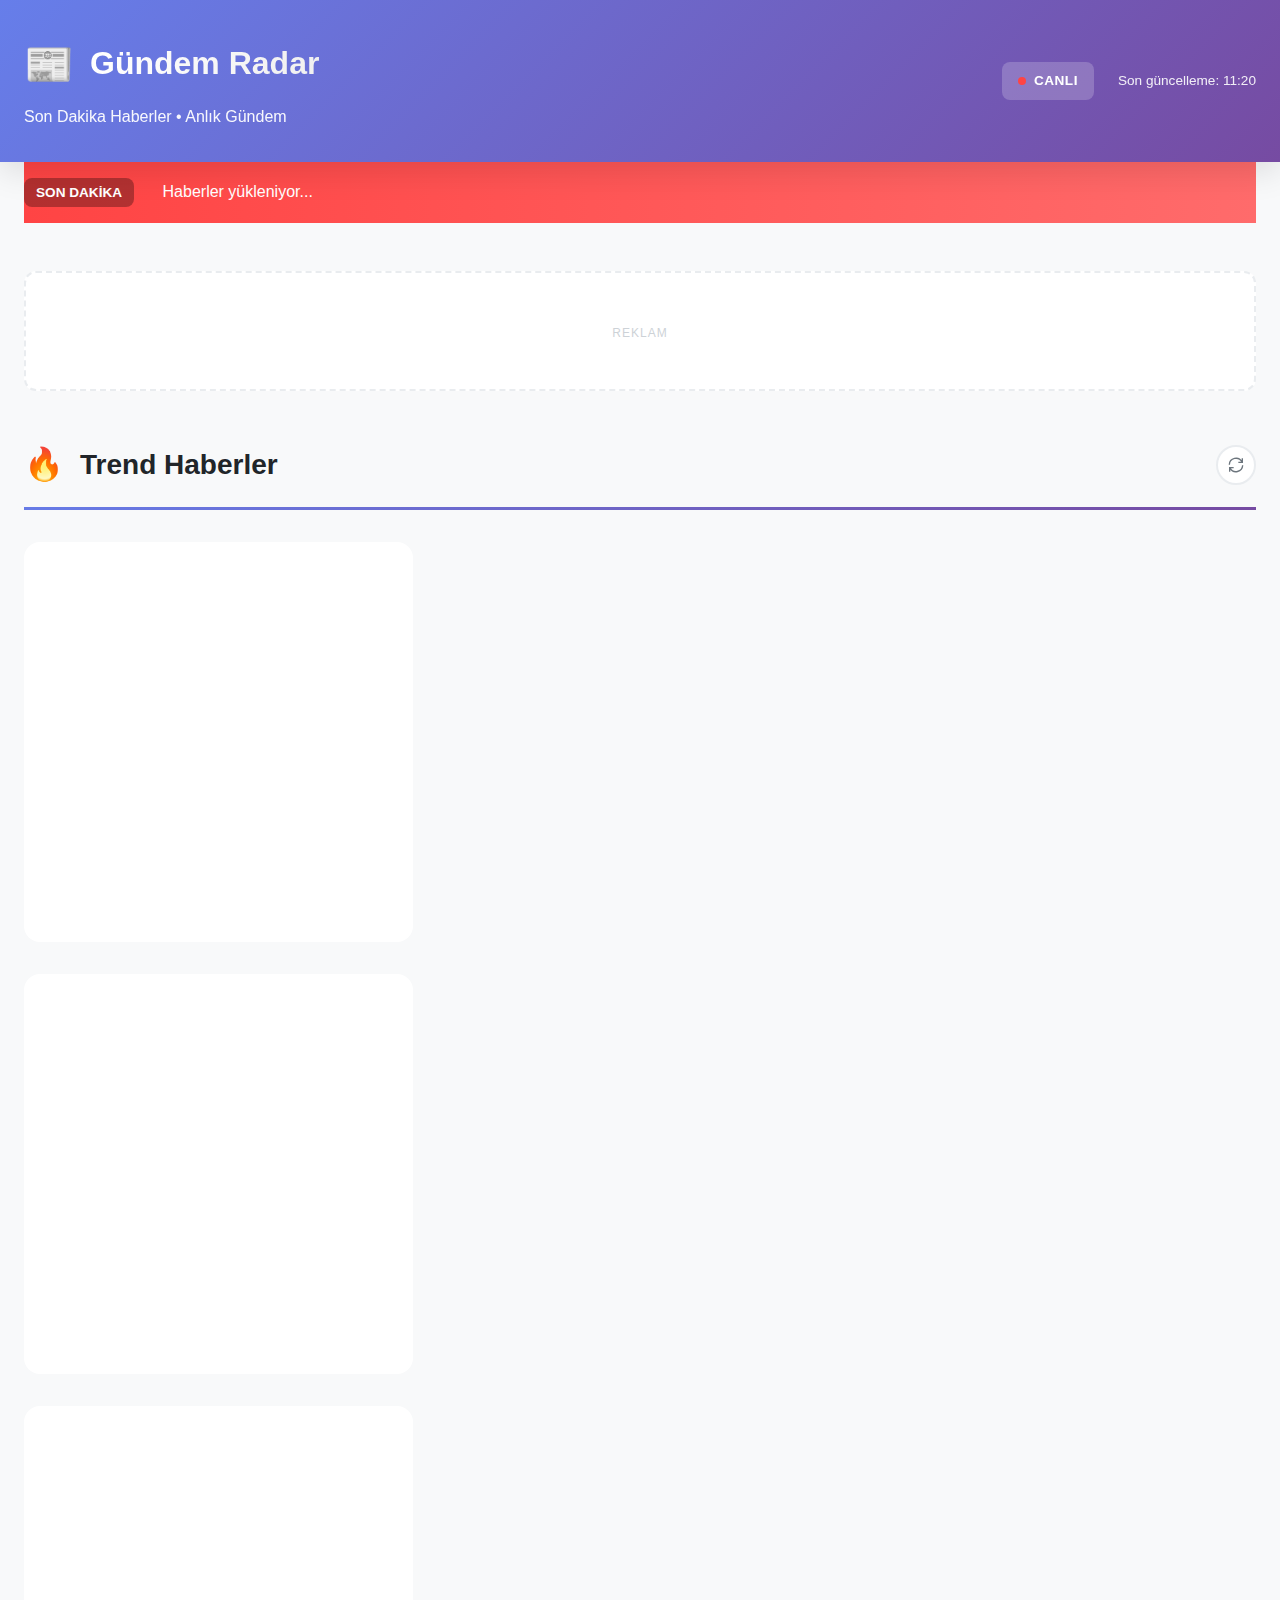
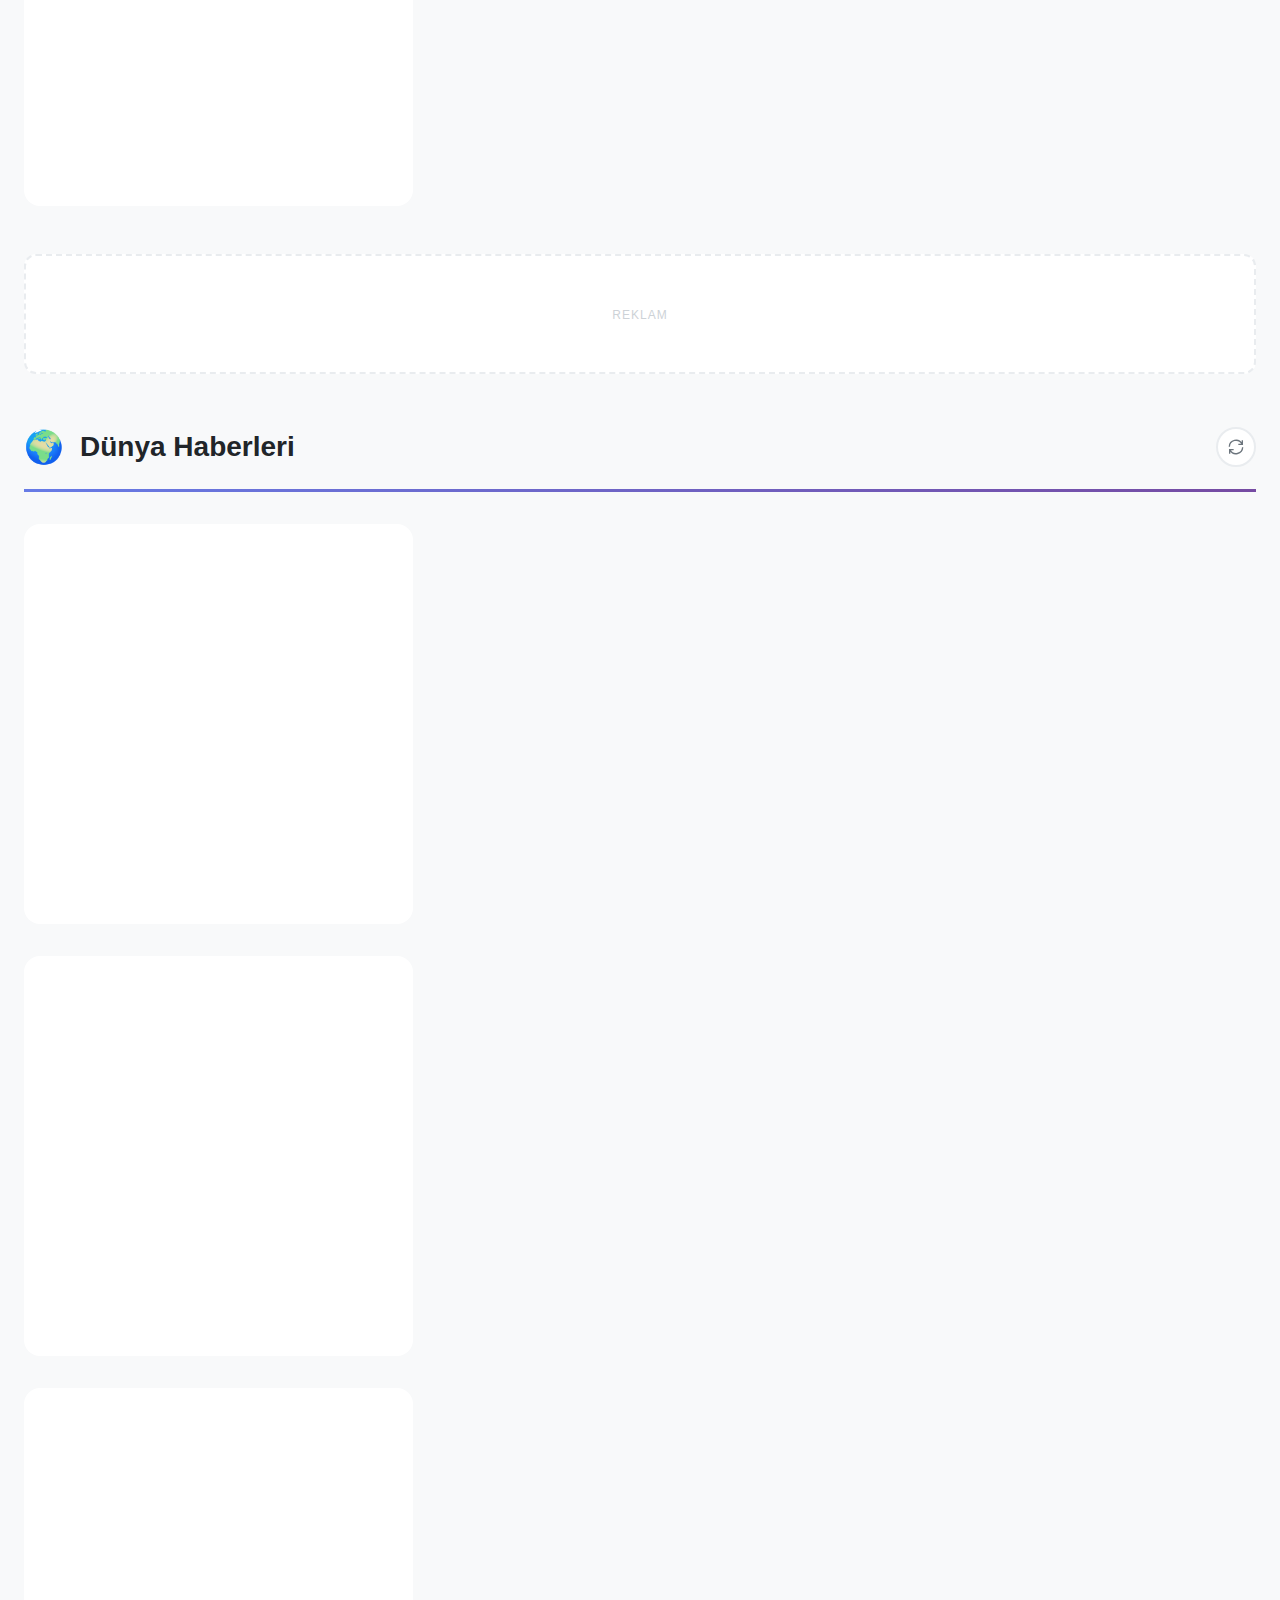
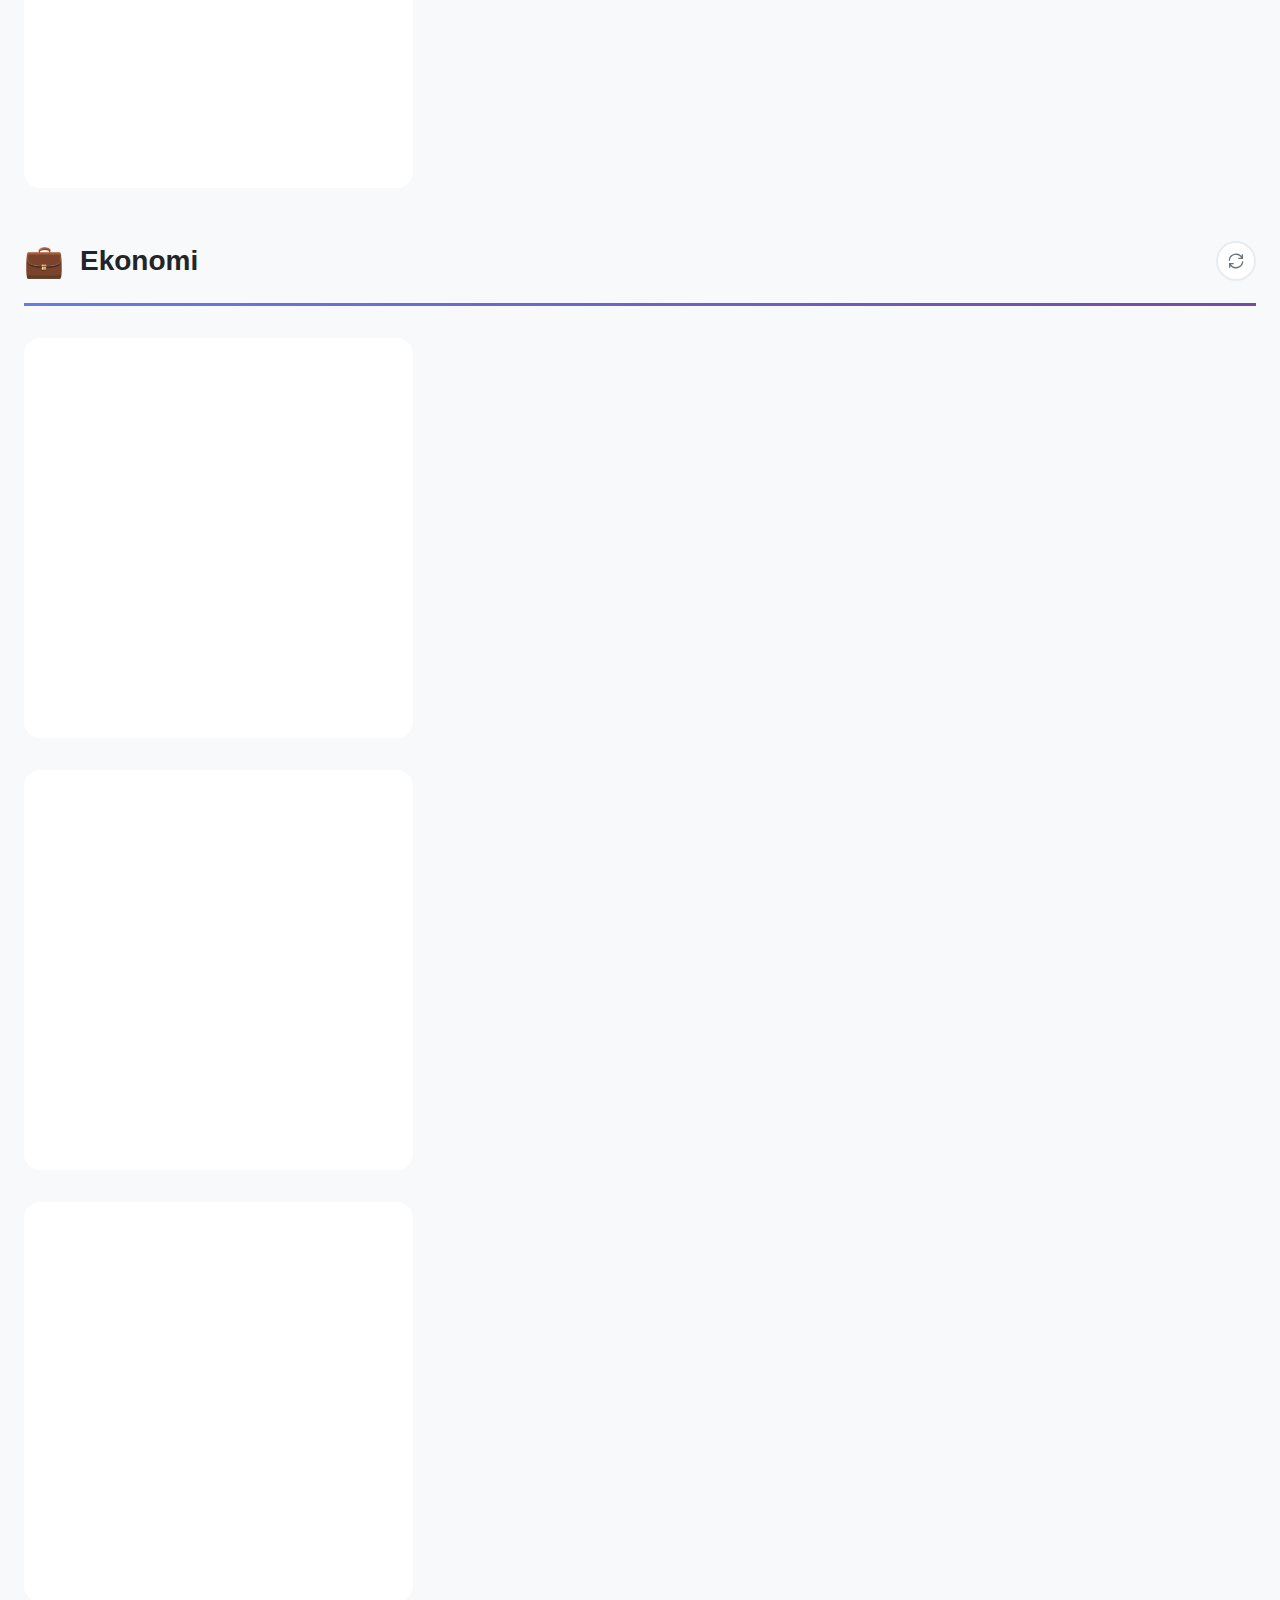
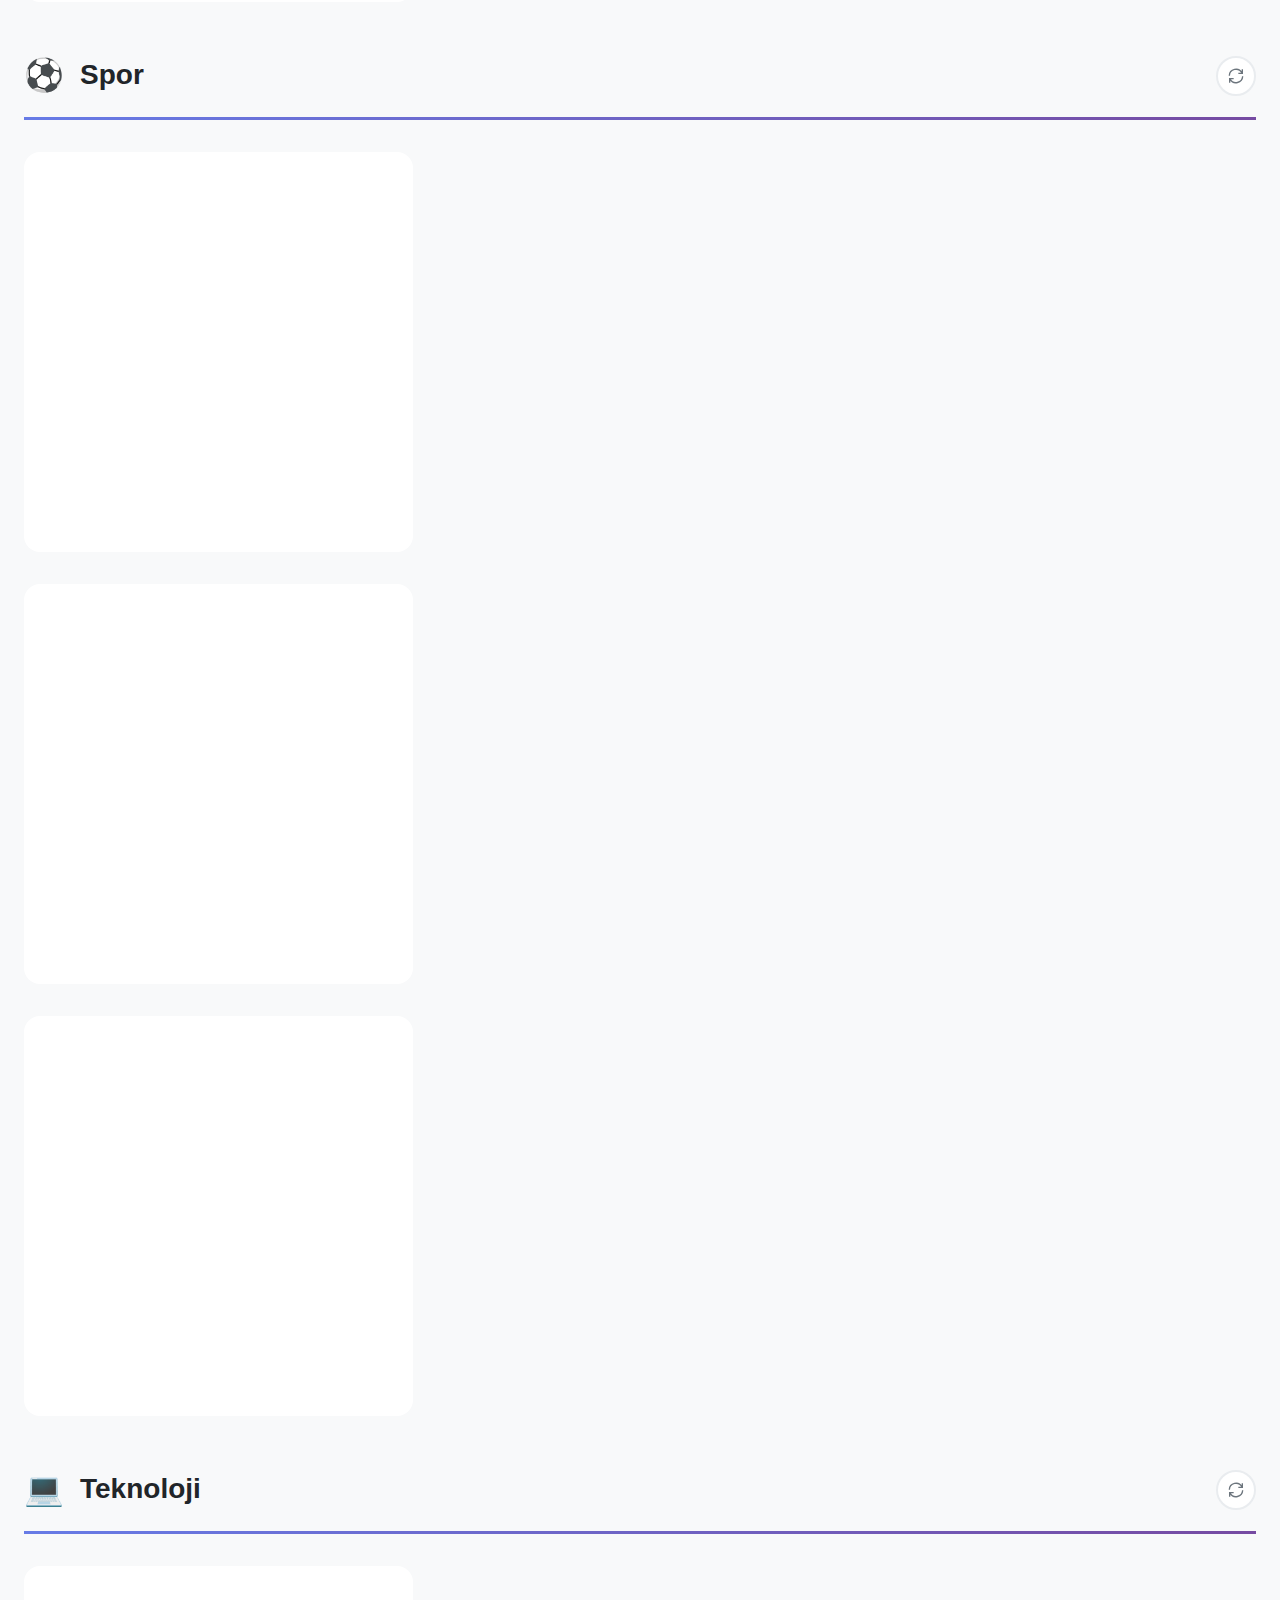
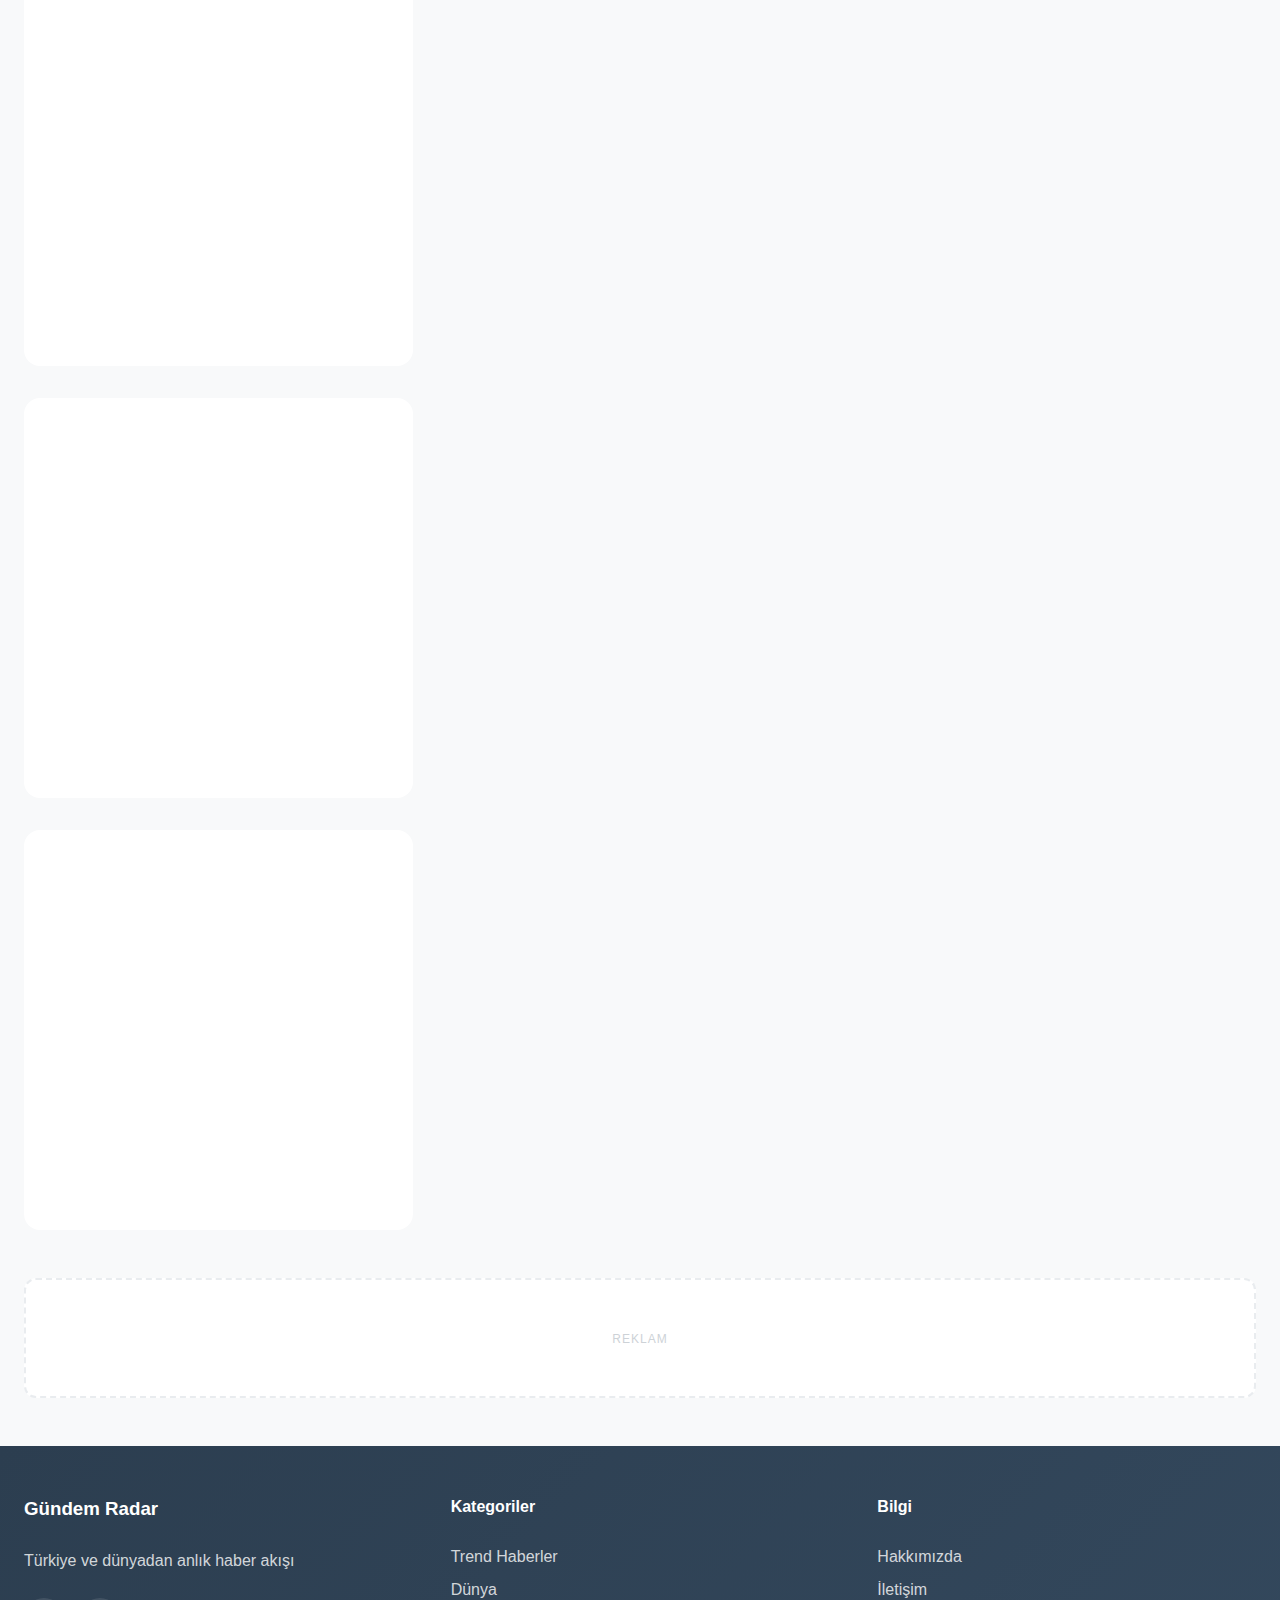
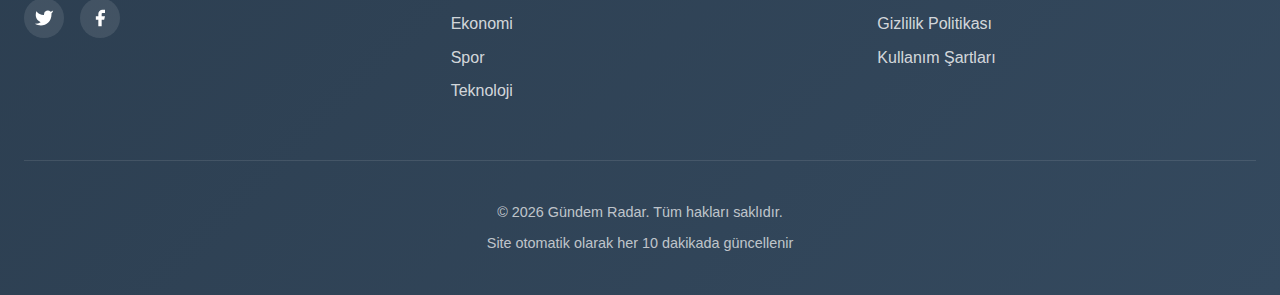
<file: haber/index.html>
<!DOCTYPE html>
<html lang="tr">
<head>
    <!-- Meta Tags -->
    <meta charset="UTF-8">
    <meta name="viewport" content="width=device-width, initial-scale=1.0">
    <meta http-equiv="X-UA-Compatible" content="IE=edge">
    
    <!-- SEO Meta Tags -->
    <title>Gündem Radar - Son Dakika Haberler, Güncel Gelişmeler</title>
    <meta name="description" content="Türkiye ve dünyadan son dakika haberleri, güncel gelişmeler, trend konular. Anlık haber akışı ile her an gündemde olan olayları takip edin.">
    <meta name="keywords" content="son dakika, haberler, güncel haberler, trend haberler, dünya haberleri, ekonomi haberleri, spor haberleri, gündem">
    <meta name="author" content="Gündem Radar">
    <meta name="robots" content="index, follow, max-image-preview:large, max-snippet:-1, max-video-preview:-1">
    
    <!-- Open Graph / Facebook -->
    <meta property="og:type" content="website">
    <meta property="og:url" content="https://gundemradar.pages.dev/">
    <meta property="og:title" content="Gündem Radar - Son Dakika Haberler">
    <meta property="og:description" content="Türkiye ve dünyadan anlık haber akışı. Her 10 dakikada otomatik güncellenen güncel haberler.">
    <meta property="og:image" content="https://gundemradar.pages.dev/og-image.jpg">
    <meta property="og:locale" content="tr_TR">
    <meta property="og:site_name" content="Gündem Radar">
    
    <!-- Twitter Card -->
    <meta name="twitter:card" content="summary_large_image">
    <meta name="twitter:url" content="https://gundemradar.pages.dev/">
    <meta name="twitter:title" content="Gündem Radar - Son Dakika Haberler">
    <meta name="twitter:description" content="Türkiye ve dünyadan anlık haber akışı">
    <meta name="twitter:image" content="https://gundemradar.pages.dev/og-image.jpg">
    
    <!-- Favicon -->
    <link rel="icon" type="image/png" sizes="32x32" href="data:image/svg+xml,<svg xmlns='http://www.w3.org/2000/svg' viewBox='0 0 100 100'><text y='.9em' font-size='90'>📰</text></svg>">
    
    <!-- Preconnect for Performance -->
    <link rel="preconnect" href="https://newsapi.org">
    <link rel="dns-prefetch" href="https://newsapi.org">
    
    <!-- Canonical URL -->
    <link rel="canonical" href="https://gundemradar.pages.dev/">
    
    <!-- Stylesheet -->
    <link rel="stylesheet" href="style.css">
    
    <!-- Schema.org Structured Data -->
    <script type="application/ld+json">
    {
      "@context": "https://schema.org",
      "@type": "NewsMediaOrganization",
      "name": "Gündem Radar",
      "url": "https://gundemradar.pages.dev/",
      "logo": "https://gundemradar.pages.dev/logo.png",
      "description": "Türkiye ve dünyadan son dakika haberleri",
      "sameAs": [
        "https://twitter.com/gundemradar"
      ]
    }
    </script>
</head>
<body>
    <!-- Skip to main content for accessibility -->
    <a href="#main-content" class="skip-link">Ana içeriğe geç</a>
    
    <!-- Header -->
    <header role="banner">
        <div class="container">
            <div class="header-content">
                <div class="logo-section">
                    <h1>
                        <span class="logo-icon">📰</span>
                        <span class="logo-text">Gündem Radar</span>
                    </h1>
                    <p class="tagline">Son Dakika Haberler • Anlık Gündem</p>
                </div>
                <div class="header-meta">
                    <span class="live-indicator">
                        <span class="pulse"></span>
                        CANLI
                    </span>
                    <span class="update-time" id="lastUpdate">Güncelleniyor...</span>
                </div>
            </div>
        </div>
    </header>

    <!-- Main Content -->
    <main id="main-content" class="container" role="main">
        
        <!-- Breaking News Ticker -->
        <div class="breaking-news" id="breakingNews" aria-live="polite" role="region" aria-label="Önemli haberler">
            <span class="breaking-label">SON DAKİKA</span>
            <div class="breaking-content" id="breakingContent">
                Haberler yükleniyor...
            </div>
        </div>

        <!-- Ad Space Top -->
        <aside class="ad-space ad-top" role="complementary" aria-label="Reklam alanı">
            <!-- Google AdSense Horizontal Banner (728x90 veya responsive) -->
            <div class="ad-placeholder">
                <span class="ad-label">Reklam</span>
            </div>
        </aside>

        <!-- News Sections -->
        <section class="news-section" aria-labelledby="trending-title">
            <div class="section-header">
                <h2 id="trending-title">
                    <span class="section-icon">🔥</span>
                    Trend Haberler
                </h2>
                <button class="refresh-btn" onclick="refreshCategory('trending-news')" aria-label="Kategoriyi yenile">
                    <svg width="16" height="16" viewBox="0 0 24 24" fill="none" stroke="currentColor" stroke-width="2">
                        <path d="M21.5 2v6h-6M2.5 22v-6h6M2 11.5a10 10 0 0 1 18.8-4.3M22 12.5a10 10 0 0 1-18.8 4.2"/>
                    </svg>
                </button>
            </div>
            <div id="trending-news" class="news-grid" role="list">
                <div class="loading-skeleton">
                    <div class="skeleton-card"></div>
                    <div class="skeleton-card"></div>
                    <div class="skeleton-card"></div>
                </div>
            </div>
        </section>

        <!-- Ad Space Mid -->
        <aside class="ad-space ad-mid" role="complementary" aria-label="Reklam alanı">
            <div class="ad-placeholder">
                <span class="ad-label">Reklam</span>
            </div>
        </aside>

        <section class="news-section" aria-labelledby="world-title">
            <div class="section-header">
                <h2 id="world-title">
                    <span class="section-icon">🌍</span>
                    Dünya Haberleri
                </h2>
                <button class="refresh-btn" onclick="refreshCategory('world-news')" aria-label="Kategoriyi yenile">
                    <svg width="16" height="16" viewBox="0 0 24 24" fill="none" stroke="currentColor" stroke-width="2">
                        <path d="M21.5 2v6h-6M2.5 22v-6h6M2 11.5a10 10 0 0 1 18.8-4.3M22 12.5a10 10 0 0 1-18.8 4.2"/>
                    </svg>
                </button>
            </div>
            <div id="world-news" class="news-grid" role="list">
                <div class="loading-skeleton">
                    <div class="skeleton-card"></div>
                    <div class="skeleton-card"></div>
                    <div class="skeleton-card"></div>
                </div>
            </div>
        </section>

        <section class="news-section" aria-labelledby="business-title">
            <div class="section-header">
                <h2 id="business-title">
                    <span class="section-icon">💼</span>
                    Ekonomi
                </h2>
                <button class="refresh-btn" onclick="refreshCategory('business-news')" aria-label="Kategoriyi yenile">
                    <svg width="16" height="16" viewBox="0 0 24 24" fill="none" stroke="currentColor" stroke-width="2">
                        <path d="M21.5 2v6h-6M2.5 22v-6h6M2 11.5a10 10 0 0 1 18.8-4.3M22 12.5a10 10 0 0 1-18.8 4.2"/>
                    </svg>
                </button>
            </div>
            <div id="business-news" class="news-grid" role="list">
                <div class="loading-skeleton">
                    <div class="skeleton-card"></div>
                    <div class="skeleton-card"></div>
                    <div class="skeleton-card"></div>
                </div>
            </div>
        </section>

        <section class="news-section" aria-labelledby="sports-title">
            <div class="section-header">
                <h2 id="sports-title">
                    <span class="section-icon">⚽</span>
                    Spor
                </h2>
                <button class="refresh-btn" onclick="refreshCategory('sports-news')" aria-label="Kategoriyi yenile">
                    <svg width="16" height="16" viewBox="0 0 24 24" fill="none" stroke="currentColor" stroke-width="2">
                        <path d="M21.5 2v6h-6M2.5 22v-6h6M2 11.5a10 10 0 0 1 18.8-4.3M22 12.5a10 10 0 0 1-18.8 4.2"/>
                    </svg>
                </button>
            </div>
            <div id="sports-news" class="news-grid" role="list">
                <div class="loading-skeleton">
                    <div class="skeleton-card"></div>
                    <div class="skeleton-card"></div>
                    <div class="skeleton-card"></div>
                </div>
            </div>
        </section>

        <section class="news-section" aria-labelledby="tech-title">
            <div class="section-header">
                <h2 id="tech-title">
                    <span class="section-icon">💻</span>
                    Teknoloji
                </h2>
                <button class="refresh-btn" onclick="refreshCategory('tech-news')" aria-label="Kategoriyi yenile">
                    <svg width="16" height="16" viewBox="0 0 24 24" fill="none" stroke="currentColor" stroke-width="2">
                        <path d="M21.5 2v6h-6M2.5 22v-6h6M2 11.5a10 10 0 0 1 18.8-4.3M22 12.5a10 10 0 0 1-18.8 4.2"/>
                    </svg>
                </button>
            </div>
            <div id="tech-news" class="news-grid" role="list">
                <div class="loading-skeleton">
                    <div class="skeleton-card"></div>
                    <div class="skeleton-card"></div>
                    <div class="skeleton-card"></div>
                </div>
            </div>
        </section>

        <!-- Ad Space Bottom -->
        <aside class="ad-space ad-bottom" role="complementary" aria-label="Reklam alanı">
            <div class="ad-placeholder">
                <span class="ad-label">Reklam</span>
            </div>
        </aside>

    </main>

    <!-- Footer -->
    <footer role="contentinfo">
        <div class="container">
            <div class="footer-content">
                <div class="footer-section">
                    <h3>Gündem Radar</h3>
                    <p>Türkiye ve dünyadan anlık haber akışı</p>
                    <div class="social-links">
                        <a href="#" aria-label="Twitter" rel="noopener noreferrer">
                            <svg width="20" height="20" viewBox="0 0 24 24" fill="currentColor">
                                <path d="M23 3a10.9 10.9 0 01-3.14 1.53 4.48 4.48 0 00-7.86 3v1A10.66 10.66 0 013 4s-4 9 5 13a11.64 11.64 0 01-7 2c9 5 20 0 20-11.5a4.5 4.5 0 00-.08-.83A7.72 7.72 0 0023 3z"/>
                            </svg>
                        </a>
                        <a href="#" aria-label="Facebook" rel="noopener noreferrer">
                            <svg width="20" height="20" viewBox="0 0 24 24" fill="currentColor">
                                <path d="M18 2h-3a5 5 0 00-5 5v3H7v4h3v8h4v-8h3l1-4h-4V7a1 1 0 011-1h3z"/>
                            </svg>
                        </a>
                    </div>
                </div>
                <div class="footer-section">
                    <h4>Kategoriler</h4>
                    <ul>
                        <li><a href="#trending-news">Trend Haberler</a></li>
                        <li><a href="#world-news">Dünya</a></li>
                        <li><a href="#business-news">Ekonomi</a></li>
                        <li><a href="#sports-news">Spor</a></li>
                        <li><a href="#tech-news">Teknoloji</a></li>
                    </ul>
                </div>
                <div class="footer-section">
                    <h4>Bilgi</h4>
                    <ul>
                        <li><a href="#" rel="nofollow">Hakkımızda</a></li>
                        <li><a href="#" rel="nofollow">İletişim</a></li>
                        <li><a href="#" rel="nofollow">Gizlilik Politikası</a></li>
                        <li><a href="#" rel="nofollow">Kullanım Şartları</a></li>
                    </ul>
                </div>
            </div>
            <div class="footer-bottom">
                <p>© 2026 Gündem Radar. Tüm hakları saklıdır.</p>
                <p class="update-info">Site otomatik olarak her 10 dakikada güncellenir</p>
            </div>
        </div>
    </footer>

    <!-- Back to Top Button -->
    <button id="backToTop" class="back-to-top" aria-label="Yukarı çık" title="Yukarı çık">
        <svg width="24" height="24" viewBox="0 0 24 24" fill="none" stroke="currentColor" stroke-width="2">
            <path d="M18 15l-6-6-6 6"/>
        </svg>
    </button>

    <!-- Scripts -->
    <script src="app.js"></script>
</body>
</html>
</file>
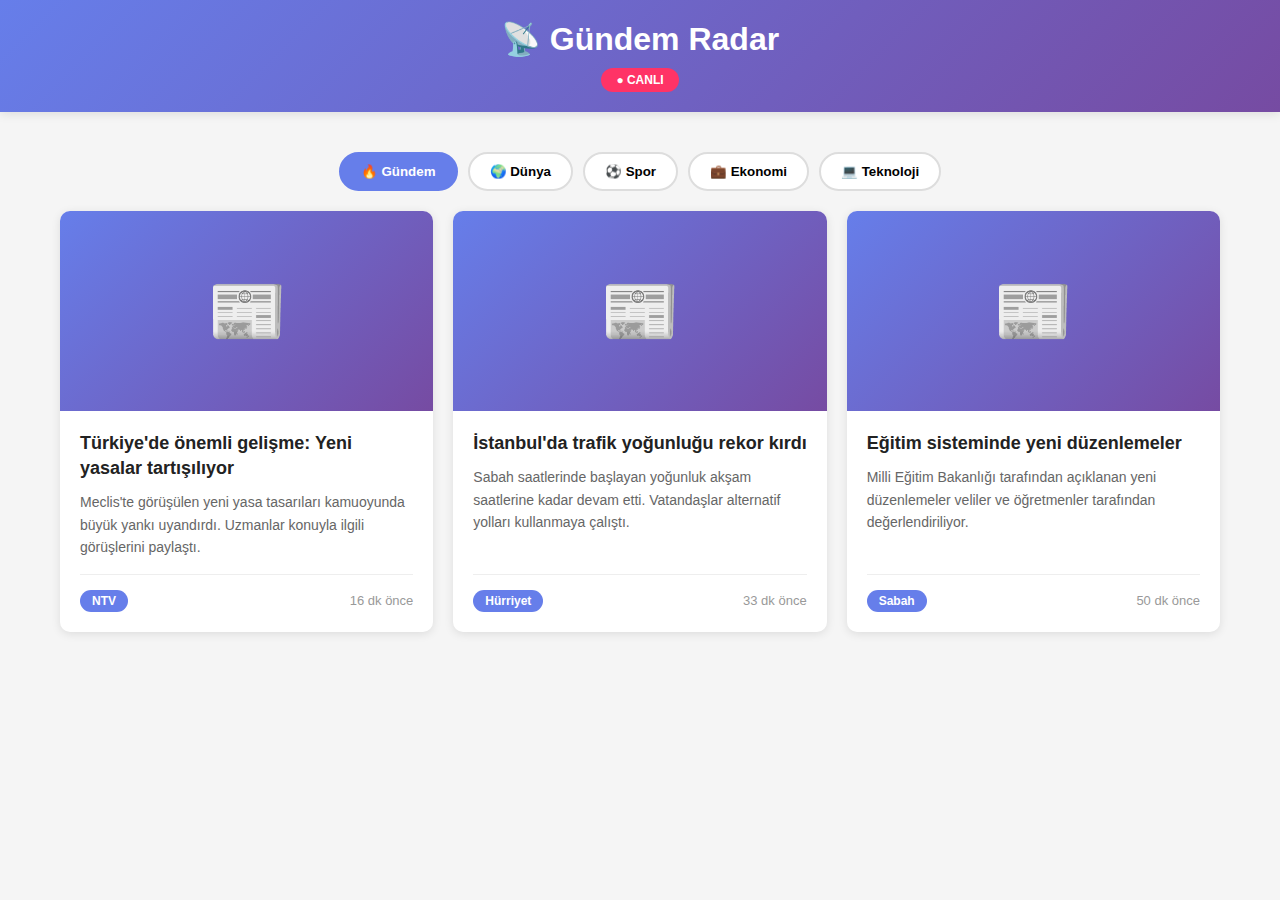
<file: final-working.html>
<!DOCTYPE html>
<html lang="tr">
<head>
    <meta charset="UTF-8">
    <meta name="viewport" content="width=device-width, initial-scale=1.0">
    <title>Gündem Radar - Anlık Haberler</title>
    <style>
        * {
            margin: 0;
            padding: 0;
            box-sizing: border-box;
        }

        body {
            font-family: -apple-system, BlinkMacSystemFont, 'Segoe UI', Roboto, sans-serif;
            background: #f5f5f5;
            color: #333;
        }

        .header {
            background: linear-gradient(135deg, #667eea 0%, #764ba2 100%);
            color: white;
            padding: 20px;
            text-align: center;
            box-shadow: 0 2px 10px rgba(0,0,0,0.1);
        }

        .logo {
            font-size: 32px;
            font-weight: 700;
            margin-bottom: 10px;
        }

        .live-badge {
            background: #ff3366;
            color: white;
            padding: 5px 15px;
            border-radius: 20px;
            font-size: 12px;
            font-weight: 700;
            display: inline-block;
        }

        .container {
            max-width: 1200px;
            margin: 0 auto;
            padding: 20px;
        }

        .tabs {
            display: flex;
            gap: 10px;
            margin: 20px 0;
            flex-wrap: wrap;
            justify-content: center;
        }

        .tab {
            padding: 10px 20px;
            background: white;
            border: 2px solid #ddd;
            border-radius: 25px;
            cursor: pointer;
            font-weight: 600;
            transition: all 0.3s;
        }

        .tab:hover {
            border-color: #667eea;
            color: #667eea;
        }

        .tab.active {
            background: #667eea;
            color: white;
            border-color: #667eea;
        }

        .section {
            display: none;
        }

        .section.active {
            display: block;
        }

        .loading {
            text-align: center;
            padding: 60px 20px;
            background: white;
            border-radius: 10px;
            margin: 20px 0;
        }

        .spinner {
            width: 50px;
            height: 50px;
            border: 4px solid #f3f3f3;
            border-top: 4px solid #667eea;
            border-radius: 50%;
            animation: spin 1s linear infinite;
            margin: 0 auto 20px;
        }

        @keyframes spin {
            0% { transform: rotate(0deg); }
            100% { transform: rotate(360deg); }
        }

        .news-grid {
            display: grid;
            gap: 20px;
        }

        .news-card {
            background: white;
            border-radius: 10px;
            overflow: hidden;
            box-shadow: 0 2px 10px rgba(0,0,0,0.1);
            transition: transform 0.3s, box-shadow 0.3s;
            text-decoration: none;
            color: inherit;
            display: flex;
            flex-direction: column;
        }

        .news-card:hover {
            transform: translateY(-5px);
            box-shadow: 0 5px 20px rgba(0,0,0,0.15);
        }

        .news-image {
            width: 100%;
            height: 200px;
            background: linear-gradient(135deg, #667eea 0%, #764ba2 100%);
            display: flex;
            align-items: center;
            justify-content: center;
            font-size: 64px;
            position: relative;
            overflow: hidden;
        }

        .news-image img {
            width: 100%;
            height: 100%;
            object-fit: cover;
        }

        .news-content {
            padding: 20px;
            flex: 1;
            display: flex;
            flex-direction: column;
        }

        .news-title {
            font-size: 18px;
            font-weight: 700;
            margin-bottom: 10px;
            line-height: 1.4;
            color: #222;
        }

        .news-desc {
            font-size: 14px;
            color: #666;
            line-height: 1.6;
            margin-bottom: 15px;
            flex: 1;
        }

        .news-meta {
            display: flex;
            justify-content: space-between;
            align-items: center;
            font-size: 13px;
            color: #999;
            padding-top: 15px;
            border-top: 1px solid #eee;
        }

        .news-source {
            background: #667eea;
            color: white;
            padding: 4px 12px;
            border-radius: 12px;
            font-weight: 600;
            font-size: 12px;
        }

        .error {
            text-align: center;
            padding: 40px 20px;
            background: white;
            border-radius: 10px;
            margin: 20px 0;
        }

        .error-icon {
            font-size: 64px;
            margin-bottom: 20px;
        }

        @media (max-width: 768px) {
            .news-card {
                flex-direction: column;
            }
            
            .news-image {
                width: 100%;
                height: 180px;
            }

            .logo {
                font-size: 24px;
            }
        }

        @media (min-width: 768px) {
            .news-grid {
                grid-template-columns: repeat(2, 1fr);
            }
        }

        @media (min-width: 1200px) {
            .news-grid {
                grid-template-columns: repeat(3, 1fr);
            }
        }
    </style>
</head>
<body>
    <div class="header">
        <div class="logo">📡 Gündem Radar</div>
        <div class="live-badge">● CANLI</div>
    </div>

    <div class="container">
        <div class="tabs">
            <button class="tab active" data-cat="gundem">🔥 Gündem</button>
            <button class="tab" data-cat="dunya">🌍 Dünya</button>
            <button class="tab" data-cat="spor">⚽ Spor</button>
            <button class="tab" data-cat="ekonomi">💼 Ekonomi</button>
            <button class="tab" data-cat="teknoloji">💻 Teknoloji</button>
        </div>

        <div id="gundem" class="section active">
            <div class="loading">
                <div class="spinner"></div>
                <p>Haberler yükleniyor...</p>
            </div>
            <div class="news-grid"></div>
        </div>

        <div id="dunya" class="section">
            <div class="loading">
                <div class="spinner"></div>
                <p>Haberler yükleniyor...</p>
            </div>
            <div class="news-grid"></div>
        </div>

        <div id="spor" class="section">
            <div class="loading">
                <div class="spinner"></div>
                <p>Haberler yükleniyor...</p>
            </div>
            <div class="news-grid"></div>
        </div>

        <div id="ekonomi" class="section">
            <div class="loading">
                <div class="spinner"></div>
                <p>Haberler yükleniyor...</p>
            </div>
            <div class="news-grid"></div>
        </div>

        <div id="teknoloji" class="section">
            <div class="loading">
                <div class="spinner"></div>
                <p>Haberler yükleniyor...</p>
            </div>
            <div class="news-grid"></div>
        </div>
    </div>

    <script>
        // Örnek haberler - Gerçek RSS verisi gelene kadar
        const SAMPLE_NEWS = {
            gundem: [
                {
                    title: 'Türkiye\'de önemli gelişme: Yeni yasalar tartışılıyor',
                    description: 'Meclis\'te görüşülen yeni yasa tasarıları kamuoyunda büyük yankı uyandırdı. Uzmanlar konuyla ilgili görüşlerini paylaştı.',
                    link: '#',
                    source: 'NTV',
                    date: new Date(Date.now() - 1000000),
                    image: null
                },
                {
                    title: 'İstanbul\'da trafik yoğunluğu rekor kırdı',
                    description: 'Sabah saatlerinde başlayan yoğunluk akşam saatlerine kadar devam etti. Vatandaşlar alternatif yolları kullanmaya çalıştı.',
                    link: '#',
                    source: 'Hürriyet',
                    date: new Date(Date.now() - 2000000),
                    image: null
                },
                {
                    title: 'Eğitim sisteminde yeni düzenlemeler',
                    description: 'Milli Eğitim Bakanlığı tarafından açıklanan yeni düzenlemeler veliler ve öğretmenler tarafından değerlendiriliyor.',
                    link: '#',
                    source: 'Sabah',
                    date: new Date(Date.now() - 3000000),
                    image: null
                }
            ],
            dunya: [
                {
                    title: 'ABD\'de ekonomik veriler beklentileri aştı',
                    description: 'Açıklanan veriler piyasalarda olumlu karşılandı. Analistler yılın geri kalanı için iyimser konuştu.',
                    link: '#',
                    source: 'BBC Türkçe',
                    date: new Date(Date.now() - 1500000),
                    image: null
                },
                {
                    title: 'Avrupa\'da enerji krizi devam ediyor',
                    description: 'Kış aylarına girilirken enerji fiyatlarındaki artış endişe yaratıyor. Ülkeler alternatif çözümler arıyor.',
                    link: '#',
                    source: 'DW Türkçe',
                    date: new Date(Date.now() - 2500000),
                    image: null
                }
            ],
            spor: [
                {
                    title: 'Süper Lig\'de heyecan devam ediyor',
                    description: 'Hafta sonu oynanan maçlar şampiyonluk yarışını kızıştırdı. Taraftarlar büyük heyecan yaşıyor.',
                    link: '#',
                    source: 'Fanatik',
                    date: new Date(Date.now() - 1800000),
                    image: null
                },
                {
                    title: 'Milli takım kadrosu açıklandı',
                    description: 'Teknik direktör yeni dönem için kadroda sürpriz isimlere yer verdi. Futbolseverler kararları tartışıyor.',
                    link: '#',
                    source: 'NTV Spor',
                    date: new Date(Date.now() - 2800000),
                    image: null
                }
            ],
            ekonomi: [
                {
                    title: 'TCMB faiz kararını açıkladı',
                    description: 'Merkez Bankası\'nın kararı piyasalarda yakından takip edildi. Ekonomistler kararı değerlendirdi.',
                    link: '#',
                    source: 'Bloomberg HT',
                    date: new Date(Date.now() - 2200000),
                    image: null
                },
                {
                    title: 'Borsa İstanbul güne yükselişle başladı',
                    description: 'Açılışta yaşanan yükseliş gün boyunca devam etti. Yatırımcılar pozitif havaya dikkat çekti.',
                    link: '#',
                    source: 'Dünya',
                    date: new Date(Date.now() - 3200000),
                    image: null
                }
            ],
            teknoloji: [
                {
                    title: 'Yapay zeka alanında yeni gelişme',
                    description: 'Teknoloji devleri yapay zeka yarışında yeni adımlar atıyor. Sektör temsilcileri geleceği yorumladı.',
                    link: '#',
                    source: 'Webtekno',
                    date: new Date(Date.now() - 1600000),
                    image: null
                },
                {
                    title: 'Yeni akıllı telefon modelleri tanıtıldı',
                    description: 'Beklenen telefonlar nihayet tanıtıldı. Özellikleri ve fiyatları merakla bekleniyordu.',
                    link: '#',
                    source: 'ShiftDelete',
                    date: new Date(Date.now() - 2600000),
                    image: null
                }
            ]
        };

        const EMOJI = {
            gundem: '📰',
            dunya: '🌍',
            spor: '⚽',
            ekonomi: '💼',
            teknoloji: '💻'
        };

        function timeAgo(date) {
            const seconds = Math.floor((new Date() - date) / 1000);
            const minutes = Math.floor(seconds / 60);
            const hours = Math.floor(minutes / 60);

            if (minutes < 1) return 'Şimdi';
            if (minutes < 60) return `${minutes} dk önce`;
            if (hours < 24) return `${hours} saat önce`;
            return `${Math.floor(hours / 24)} gün önce`;
        }

        function createNewsCard(news, category) {
            const card = document.createElement('a');
            card.className = 'news-card';
            card.href = news.link;
            card.target = '_blank';

            card.innerHTML = `
                <div class="news-image">
                    ${news.image ? `<img src="${news.image}" alt="${news.title}">` : EMOJI[category]}
                </div>
                <div class="news-content">
                    <div class="news-title">${news.title}</div>
                    <div class="news-desc">${news.description}</div>
                    <div class="news-meta">
                        <span class="news-source">${news.source}</span>
                        <span>${timeAgo(news.date)}</span>
                    </div>
                </div>
            `;

            return card;
        }

        function loadCategory(category) {
            const section = document.getElementById(category);
            const loading = section.querySelector('.loading');
            const grid = section.querySelector('.news-grid');

            setTimeout(() => {
                loading.style.display = 'none';
                
                const news = SAMPLE_NEWS[category] || [];
                
                if (news.length === 0) {
                    grid.innerHTML = `
                        <div class="error">
                            <div class="error-icon">📭</div>
                            <p>Bu kategori için henüz haber yok</p>
                        </div>
                    `;
                    return;
                }

                news.forEach(item => {
                    grid.appendChild(createNewsCard(item, category));
                });
            }, 500);
        }

        // Tab switching
        document.querySelectorAll('.tab').forEach(tab => {
            tab.addEventListener('click', () => {
                const category = tab.dataset.cat;

                document.querySelectorAll('.tab').forEach(t => t.classList.remove('active'));
                tab.classList.add('active');

                document.querySelectorAll('.section').forEach(s => s.classList.remove('active'));
                document.getElementById(category).classList.add('active');

                // Load if not loaded
                const grid = document.getElementById(category).querySelector('.news-grid');
                if (grid.children.length === 0) {
                    loadCategory(category);
                }
            });
        });

        // Load first category
        loadCategory('gundem');
    </script>
</body>
</html>
</file>
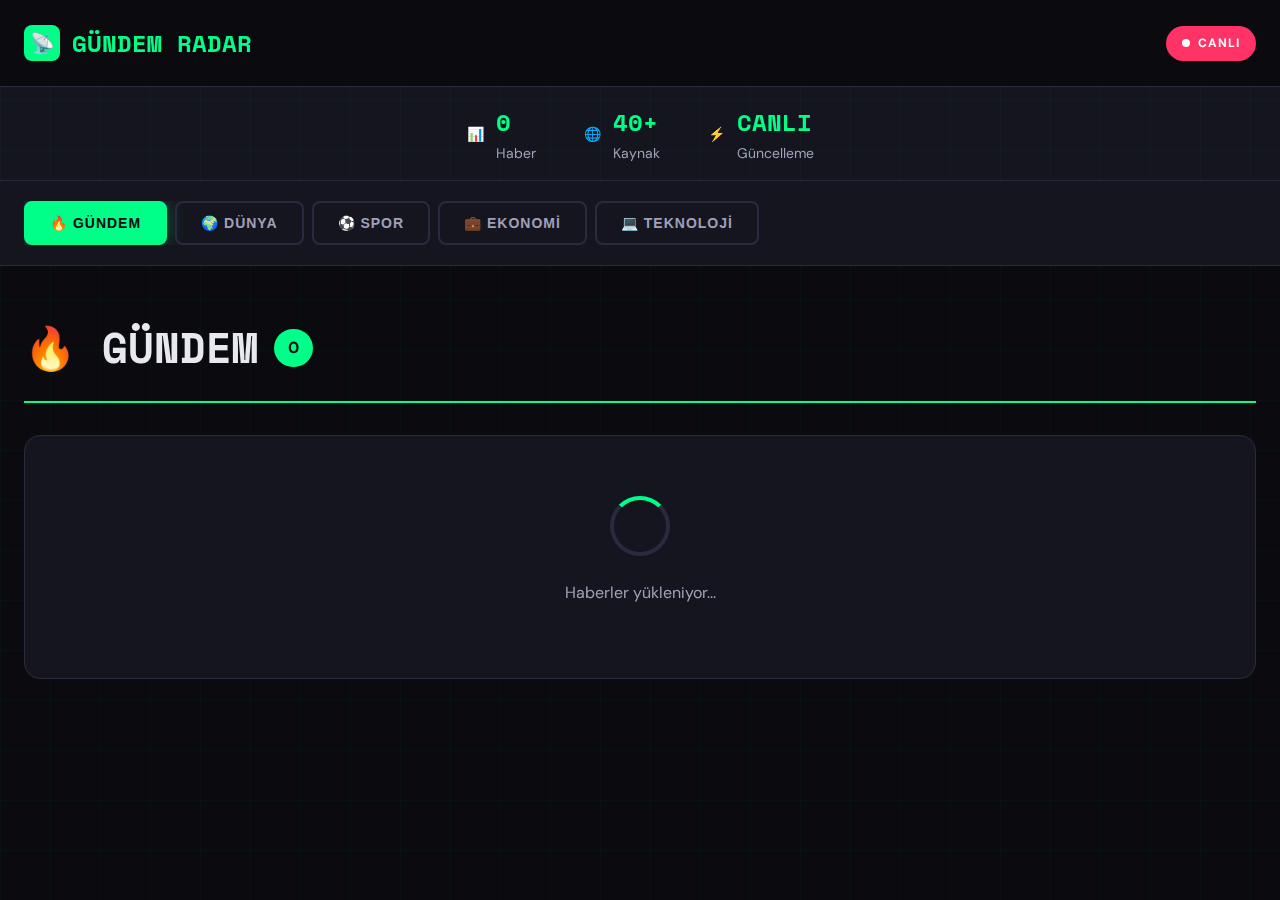
<file: gundem-radar.html>
<!DOCTYPE html>
<html lang="tr">
<head>
    <meta charset="UTF-8">
    <meta name="viewport" content="width=device-width, initial-scale=1.0">
    <title>Gündem Radar - Anlık Haberler</title>
    <link href="https://fonts.googleapis.com/css2?family=DM+Sans:wght@400;500;700&family=Space+Mono:wght@700&display=swap" rel="stylesheet">
    <style>
        * {
            margin: 0;
            padding: 0;
            box-sizing: border-box;
        }

        :root {
            --bg: #0a0a0f;
            --surface: #15151f;
            --border: #2a2a3e;
            --text: #e8e8f0;
            --text-dim: #a0a0b8;
            --accent: #00ff88;
            --red: #ff3366;
        }

        body {
            font-family: 'DM Sans', sans-serif;
            background: var(--bg);
            color: var(--text);
            line-height: 1.6;
        }

        .bg-grid {
            position: fixed;
            top: 0;
            left: 0;
            width: 100%;
            height: 100%;
            background-image: 
                linear-gradient(rgba(0, 255, 136, 0.03) 1px, transparent 1px),
                linear-gradient(90deg, rgba(0, 255, 136, 0.03) 1px, transparent 1px);
            background-size: 50px 50px;
            z-index: 0;
            pointer-events: none;
            animation: gridMove 20s linear infinite;
        }

        @keyframes gridMove {
            0% { transform: translate(0, 0); }
            100% { transform: translate(50px, 50px); }
        }

        .container {
            max-width: 1400px;
            margin: 0 auto;
            padding: 0 24px;
            position: relative;
            z-index: 1;
        }

        .header {
            padding: 24px 0;
            border-bottom: 1px solid var(--border);
            background: rgba(10, 10, 15, 0.9);
            backdrop-filter: blur(20px);
            position: sticky;
            top: 0;
            z-index: 100;
        }

        .header-inner {
            display: flex;
            justify-content: space-between;
            align-items: center;
        }

        .logo {
            font-family: 'Space Mono', monospace;
            font-size: 24px;
            font-weight: 700;
            color: var(--accent);
            text-decoration: none;
            display: flex;
            align-items: center;
            gap: 12px;
            cursor: pointer;
            transition: all 0.3s ease;
        }

        .logo:hover {
            transform: translateY(-2px);
            text-shadow: 0 0 20px rgba(0, 255, 136, 0.5);
        }

        .logo-icon {
            width: 36px;
            height: 36px;
            background: var(--accent);
            border-radius: 8px;
            display: flex;
            align-items: center;
            justify-content: center;
            font-size: 20px;
            animation: pulse 2s ease-in-out infinite;
        }

        @keyframes pulse {
            0%, 100% { transform: scale(1); box-shadow: 0 0 0 0 rgba(0, 255, 136, 0.7); }
            50% { transform: scale(1.05); box-shadow: 0 0 0 10px rgba(0, 255, 136, 0); }
        }

        .live-badge {
            background: var(--red);
            color: white;
            padding: 8px 16px;
            border-radius: 20px;
            font-size: 12px;
            font-weight: 700;
            letter-spacing: 1px;
            display: flex;
            align-items: center;
            gap: 8px;
        }

        .dot {
            width: 8px;
            height: 8px;
            background: white;
            border-radius: 50%;
            animation: blink 1s ease-in-out infinite;
        }

        @keyframes blink {
            0%, 100% { opacity: 1; }
            50% { opacity: 0.3; }
        }

        .stats {
            padding: 16px 0;
            background: var(--surface);
            border-bottom: 1px solid var(--border);
        }

        .stats-inner {
            display: flex;
            justify-content: center;
            gap: 48px;
            flex-wrap: wrap;
        }

        .stat {
            display: flex;
            align-items: center;
            gap: 12px;
            font-size: 14px;
            color: var(--text-dim);
        }

        .stat-value {
            font-size: 24px;
            font-weight: 700;
            color: var(--accent);
            font-family: 'Space Mono', monospace;
        }

        .tabs {
            padding: 20px 0;
            background: var(--surface);
            border-bottom: 1px solid var(--border);
            position: sticky;
            top: 89px;
            z-index: 99;
        }

        .tabs-inner {
            display: flex;
            gap: 8px;
            overflow-x: auto;
            scrollbar-width: none;
        }

        .tabs-inner::-webkit-scrollbar {
            display: none;
        }

        .tab {
            padding: 12px 24px;
            border: 2px solid var(--border);
            background: transparent;
            color: var(--text-dim);
            font-size: 14px;
            font-weight: 700;
            text-transform: uppercase;
            letter-spacing: 1px;
            cursor: pointer;
            transition: all 0.3s ease;
            border-radius: 8px;
            white-space: nowrap;
        }

        .tab:hover {
            border-color: var(--accent);
            color: var(--accent);
            transform: translateY(-2px);
        }

        .tab.active {
            background: var(--accent);
            color: var(--bg);
            border-color: var(--accent);
            box-shadow: 0 0 20px rgba(0, 255, 136, 0.3);
        }

        .main {
            padding: 48px 0;
        }

        .section {
            display: none;
        }

        .section.active {
            display: block;
            animation: fadeIn 0.5s ease;
        }

        @keyframes fadeIn {
            from { opacity: 0; transform: translateY(20px); }
            to { opacity: 1; transform: translateY(0); }
        }

        .section-header {
            margin-bottom: 32px;
            display: flex;
            justify-content: space-between;
            align-items: center;
            padding-bottom: 20px;
            border-bottom: 2px solid var(--accent);
        }

        .section-title {
            font-size: 42px;
            font-weight: 700;
            font-family: 'Space Mono', monospace;
            display: flex;
            align-items: center;
            gap: 16px;
        }

        .count-badge {
            background: var(--accent);
            color: var(--bg);
            padding: 6px 14px;
            border-radius: 20px;
            font-size: 16px;
            font-family: 'DM Sans', sans-serif;
        }

        .news-grid {
            display: grid;
            gap: 24px;
        }

        .news-card {
            background: var(--surface);
            border: 1px solid var(--border);
            border-radius: 16px;
            overflow: hidden;
            transition: all 0.3s ease;
            text-decoration: none;
            color: inherit;
            display: grid;
            grid-template-columns: 320px 1fr;
        }

        .news-card:hover {
            border-color: var(--accent);
            transform: translateY(-4px);
            box-shadow: 0 12px 24px rgba(0, 255, 136, 0.1);
        }

        .news-image {
            width: 320px;
            height: 220px;
            position: relative;
            overflow: hidden;
            background: linear-gradient(135deg, #667eea 0%, #764ba2 100%);
        }

        .news-image img {
            width: 100%;
            height: 100%;
            object-fit: cover;
            transition: transform 0.5s ease;
        }

        .news-card:hover .news-image img {
            transform: scale(1.1);
        }

        .news-placeholder {
            width: 100%;
            height: 100%;
            display: flex;
            align-items: center;
            justify-content: center;
            font-size: 72px;
        }

        .breaking-badge {
            position: absolute;
            top: 12px;
            left: 12px;
            background: var(--red);
            color: white;
            padding: 6px 12px;
            border-radius: 6px;
            font-size: 11px;
            font-weight: 700;
            letter-spacing: 1px;
            z-index: 10;
        }

        .news-content {
            padding: 28px;
            display: flex;
            flex-direction: column;
            gap: 16px;
        }

        .news-title {
            font-size: 22px;
            font-weight: 700;
            line-height: 1.4;
            color: var(--text);
            display: -webkit-box;
            -webkit-line-clamp: 2;
            -webkit-box-orient: vertical;
            overflow: hidden;
        }

        .news-desc {
            font-size: 15px;
            color: var(--text-dim);
            line-height: 1.6;
            display: -webkit-box;
            -webkit-line-clamp: 3;
            -webkit-box-orient: vertical;
            overflow: hidden;
        }

        .news-meta {
            display: flex;
            align-items: center;
            gap: 16px;
            font-size: 13px;
            margin-top: auto;
        }

        .news-source {
            background: var(--accent);
            color: var(--bg);
            padding: 4px 12px;
            border-radius: 6px;
            font-weight: 700;
        }

        .loading {
            text-align: center;
            padding: 60px 24px;
            background: var(--surface);
            border-radius: 16px;
            border: 1px solid var(--border);
        }

        .spinner {
            width: 60px;
            height: 60px;
            border: 4px solid var(--border);
            border-top-color: var(--accent);
            border-radius: 50%;
            animation: spin 1s linear infinite;
            margin: 0 auto 24px;
        }

        @keyframes spin {
            to { transform: rotate(360deg); }
        }

        .loading-text {
            font-size: 16px;
            color: var(--text-dim);
            margin-bottom: 12px;
        }

        .load-more {
            display: none;
            margin: 48px auto 0;
            padding: 16px 48px;
            background: transparent;
            border: 2px solid var(--accent);
            color: var(--accent);
            font-size: 16px;
            font-weight: 700;
            text-transform: uppercase;
            letter-spacing: 1px;
            cursor: pointer;
            border-radius: 8px;
            transition: all 0.3s ease;
        }

        .load-more:hover {
            background: var(--accent);
            color: var(--bg);
            transform: translateY(-2px);
        }

        .scroll-top {
            position: fixed;
            bottom: 32px;
            right: 32px;
            width: 56px;
            height: 56px;
            background: var(--accent);
            color: var(--bg);
            border: none;
            border-radius: 50%;
            font-size: 24px;
            cursor: pointer;
            opacity: 0;
            visibility: hidden;
            transition: all 0.3s ease;
            z-index: 1000;
        }

        .scroll-top.show {
            opacity: 1;
            visibility: visible;
        }

        @media (max-width: 768px) {
            .news-card {
                grid-template-columns: 1fr;
            }
            .news-image {
                width: 100%;
                height: 200px;
            }
            .section-title {
                font-size: 28px;
            }
        }
    </style>
</head>
<body>
    <div class="bg-grid"></div>

    <header class="header">
        <div class="container">
            <div class="header-inner">
                <a href="#" class="logo" id="logoBtn">
                    <div class="logo-icon">📡</div>
                    <span>GÜNDEM RADAR</span>
                </a>
                <div class="live-badge">
                    <span class="dot"></span>
                    <span>CANLI</span>
                </div>
            </div>
        </div>
    </header>

    <div class="stats">
        <div class="container">
            <div class="stats-inner">
                <div class="stat">
                    <span>📊</span>
                    <div>
                        <div class="stat-value" id="totalNews">0</div>
                        <div>Haber</div>
                    </div>
                </div>
                <div class="stat">
                    <span>🌐</span>
                    <div>
                        <div class="stat-value">40+</div>
                        <div>Kaynak</div>
                    </div>
                </div>
                <div class="stat">
                    <span>⚡</span>
                    <div>
                        <div class="stat-value">CANLI</div>
                        <div>Güncelleme</div>
                    </div>
                </div>
            </div>
        </div>
    </div>

    <div class="tabs">
        <div class="container">
            <div class="tabs-inner">
                <button class="tab active" data-category="gundem">🔥 Gündem</button>
                <button class="tab" data-category="dunya">🌍 Dünya</button>
                <button class="tab" data-category="spor">⚽ Spor</button>
                <button class="tab" data-category="ekonomi">💼 Ekonomi</button>
                <button class="tab" data-category="teknoloji">💻 Teknoloji</button>
            </div>
        </div>
    </div>

    <main class="main">
        <div class="container">
            <section id="gundem" class="section active">
                <div class="section-header">
                    <h1 class="section-title">
                        🔥 GÜNDEM
                        <span class="count-badge" id="gundem-count">0</span>
                    </h1>
                </div>
                <div class="loading">
                    <div class="spinner"></div>
                    <div class="loading-text">Haberler yükleniyor...</div>
                </div>
                <div class="news-grid" id="gundem-grid"></div>
                <button class="load-more" id="gundem-more">Daha Fazla Göster</button>
            </section>

            <section id="dunya" class="section">
                <div class="section-header">
                    <h1 class="section-title">
                        🌍 DÜNYA
                        <span class="count-badge" id="dunya-count">0</span>
                    </h1>
                </div>
                <div class="loading">
                    <div class="spinner"></div>
                    <div class="loading-text">Haberler yükleniyor...</div>
                </div>
                <div class="news-grid" id="dunya-grid"></div>
                <button class="load-more" id="dunya-more">Daha Fazla Göster</button>
            </section>

            <section id="spor" class="section">
                <div class="section-header">
                    <h1 class="section-title">
                        ⚽ SPOR
                        <span class="count-badge" id="spor-count">0</span>
                    </h1>
                </div>
                <div class="loading">
                    <div class="spinner"></div>
                    <div class="loading-text">Haberler yükleniyor...</div>
                </div>
                <div class="news-grid" id="spor-grid"></div>
                <button class="load-more" id="spor-more">Daha Fazla Göster</button>
            </section>

            <section id="ekonomi" class="section">
                <div class="section-header">
                    <h1 class="section-title">
                        💼 EKONOMİ
                        <span class="count-badge" id="ekonomi-count">0</span>
                    </h1>
                </div>
                <div class="loading">
                    <div class="spinner"></div>
                    <div class="loading-text">Haberler yükleniyor...</div>
                </div>
                <div class="news-grid" id="ekonomi-grid"></div>
                <button class="load-more" id="ekonomi-more">Daha Fazla Göster</button>
            </section>

            <section id="teknoloji" class="section">
                <div class="section-header">
                    <h1 class="section-title">
                        💻 TEKNOLOJİ
                        <span class="count-badge" id="teknoloji-count">0</span>
                    </h1>
                </div>
                <div class="loading">
                    <div class="spinner"></div>
                    <div class="loading-text">Haberler yükleniyor...</div>
                </div>
                <div class="news-grid" id="teknoloji-grid"></div>
                <button class="load-more" id="teknoloji-more">Daha Fazla Göster</button>
            </section>
        </div>
    </main>

    <button class="scroll-top" id="scrollTop">↑</button>

    <script>
        const RSS_FEEDS = {
            gundem: [
                { url: 'https://www.ntv.com.tr/gundem.rss', name: 'NTV' },
                { url: 'https://www.hurriyet.com.tr/rss/gundem', name: 'Hürriyet' },
                { url: 'https://www.sabah.com.tr/rss/gundem.xml', name: 'Sabah' },
                { url: 'https://www.haberturk.com/rss/kategori/gundem.xml', name: 'Habertürk' },
                { url: 'https://www.milliyet.com.tr/rss/rssnew/gundemrss.xml', name: 'Milliyet' }
            ],
            dunya: [
                { url: 'https://www.bbc.com/turkce/index.xml', name: 'BBC Türkçe' },
                { url: 'https://www.ntv.com.tr/dunya.rss', name: 'NTV Dünya' },
                { url: 'https://www.hurriyet.com.tr/rss/dunya', name: 'Hürriyet Dünya' },
                { url: 'https://www.sabah.com.tr/rss/dunya.xml', name: 'Sabah Dünya' }
            ],
            spor: [
                { url: 'https://www.ntv.com.tr/spor.rss', name: 'NTV Spor' },
                { url: 'https://www.hurriyet.com.tr/rss/spor', name: 'Hürriyet Spor' },
                { url: 'https://www.sabah.com.tr/rss/spor.xml', name: 'Sabah Spor' },
                { url: 'https://www.fanatik.com.tr/rss/anasayfa.xml', name: 'Fanatik' }
            ],
            ekonomi: [
                { url: 'https://www.ntv.com.tr/ekonomi.rss', name: 'NTV Ekonomi' },
                { url: 'https://www.hurriyet.com.tr/rss/ekonomi', name: 'Hürriyet Ekonomi' },
                { url: 'https://www.sabah.com.tr/rss/ekonomi.xml', name: 'Sabah Ekonomi' }
            ],
            teknoloji: [
                { url: 'https://www.webtekno.com/feed', name: 'Webtekno' },
                { url: 'https://www.donanimhaber.com/rss', name: 'Donanimhaber' },
                { url: 'https://www.shiftdelete.net/feed', name: 'ShiftDelete' },
                { url: 'https://www.ntv.com.tr/teknoloji.rss', name: 'NTV Teknoloji' }
            ]
        };

        const state = {
            gundem: { news: [], shown: 12 },
            dunya: { news: [], shown: 12 },
            spor: { news: [], shown: 12 },
            ekonomi: { news: [], shown: 12 },
            teknoloji: { news: [], shown: 12 }
        };

        const EMOJI = {
            gundem: '📰',
            dunya: '🌍',
            spor: '⚽',
            ekonomi: '💼',
            teknoloji: '💻'
        };

        function timeAgo(dateString) {
            const now = new Date();
            const date = new Date(dateString);
            const diffMs = now - date;
            const diffMins = Math.floor(diffMs / 60000);

            if (diffMins < 1) return 'Şimdi';
            if (diffMins < 60) return `${diffMins} dk önce`;
            
            const diffHours = Math.floor(diffMins / 60);
            if (diffHours < 24) return `${diffHours} saat önce`;
            
            const diffDays = Math.floor(diffHours / 24);
            if (diffDays === 1) return 'Dün';
            if (diffDays < 7) return `${diffDays} gün önce`;
            
            return date.toLocaleDateString('tr-TR');
        }

        function parseRSS(xmlText) {
            const parser = new DOMParser();
            const xml = parser.parseFromString(xmlText, 'text/xml');
            
            const items = xml.querySelectorAll('item');
            const news = [];

            items.forEach(item => {
                const title = item.querySelector('title')?.textContent || '';
                const link = item.querySelector('link')?.textContent || '';
                const description = item.querySelector('description')?.textContent || '';
                const pubDate = item.querySelector('pubDate')?.textContent || new Date().toISOString();
                
                // Try to find image
                let image = null;
                const enclosure = item.querySelector('enclosure');
                if (enclosure && enclosure.getAttribute('type')?.startsWith('image/')) {
                    image = enclosure.getAttribute('url');
                }
                
                if (!image) {
                    const content = item.querySelector('content\\:encoded, encoded')?.textContent || description;
                    const imgMatch = content.match(/<img[^>]+src=["']([^"']+)["']/i);
                    if (imgMatch) {
                        image = imgMatch[1];
                    }
                }

                // Fix image URLs
                if (image) {
                    if (image.startsWith('//')) image = 'https:' + image;
                    else if (!image.startsWith('http')) image = null;
                    else image = image.replace(/^http:/, 'https:');
                }

                const cleanDesc = description.replace(/<[^>]*>/g, '').substring(0, 200);

                if (title && link) {
                    news.push({
                        title,
                        link,
                        description: cleanDesc,
                        pubDate,
                        image
                    });
                }
            });

            return news;
        }

        async function fetchRSSFeed(feed) {
            try {
                console.log(`📥 Yükleniyor: ${feed.name}`);
                
                // Use AllOrigins CORS proxy
                const proxyUrl = `https://api.allorigins.win/raw?url=${encodeURIComponent(feed.url)}`;
                
                const response = await fetch(proxyUrl);
                
                if (!response.ok) {
                    throw new Error(`HTTP ${response.status}`);
                }

                const xmlText = await response.text();
                const items = parseRSS(xmlText);
                
                console.log(`✅ ${feed.name}: ${items.length} haber`);
                
                return items.map(item => ({
                    ...item,
                    source: feed.name
                }));

            } catch (error) {
                console.error(`❌ ${feed.name}:`, error.message);
                return [];
            }
        }

        function createNewsCard(news, category) {
            const card = document.createElement('a');
            card.className = 'news-card';
            card.href = news.link;
            card.target = '_blank';
            card.rel = 'noopener noreferrer';

            const imageDiv = document.createElement('div');
            imageDiv.className = 'news-image';

            if (news.image) {
                const img = document.createElement('img');
                img.src = news.image;
                img.alt = news.title;
                img.loading = 'lazy';
                img.onerror = () => {
                    imageDiv.innerHTML = `<div class="news-placeholder">${EMOJI[category]}</div>`;
                };
                imageDiv.appendChild(img);
            } else {
                imageDiv.innerHTML = `<div class="news-placeholder">${EMOJI[category]}</div>`;
            }

            const newsAge = new Date() - new Date(news.pubDate);
            if (newsAge < 1800000) {
                const badge = document.createElement('div');
                badge.className = 'breaking-badge';
                badge.textContent = 'SON DAKİKA';
                imageDiv.appendChild(badge);
            }

            const contentDiv = document.createElement('div');
            contentDiv.className = 'news-content';
            contentDiv.innerHTML = `
                <h2 class="news-title">${news.title}</h2>
                ${news.description ? `<p class="news-desc">${news.description}</p>` : ''}
                <div class="news-meta">
                    <span class="news-source">${news.source}</span>
                    <span class="news-time">${timeAgo(news.pubDate)}</span>
                </div>
            `;

            card.appendChild(imageDiv);
            card.appendChild(contentDiv);

            return card;
        }

        function renderCategory(category) {
            const grid = document.getElementById(`${category}-grid`);
            const loading = grid.previousElementSibling;
            const moreBtn = document.getElementById(`${category}-more`);
            const countBadge = document.getElementById(`${category}-count`);

            const categoryState = state[category];
            const newsToShow = categoryState.news.slice(0, categoryState.shown);

            loading.style.display = 'none';
            grid.innerHTML = '';

            if (newsToShow.length === 0) {
                grid.innerHTML = '<div class="loading"><div class="loading-text">Henüz haber yüklenmedi</div></div>';
                return;
            }

            newsToShow.forEach(news => {
                grid.appendChild(createNewsCard(news, category));
            });

            countBadge.textContent = categoryState.news.length;
            moreBtn.style.display = categoryState.news.length > categoryState.shown ? 'block' : 'none';
        }

        async function loadCategory(category) {
            console.log(`🚀 ${category.toUpperCase()} kategorisi yükleniyor...`);
            
            const feeds = RSS_FEEDS[category];
            const allNews = [];

            for (const feed of feeds) {
                const news = await fetchRSSFeed(feed);
                allNews.push(...news);
                await new Promise(resolve => setTimeout(resolve, 500));
            }

            allNews.sort((a, b) => new Date(b.pubDate) - new Date(a.pubDate));

            state[category].news = allNews;
            renderCategory(category);

            console.log(`✅ ${category.toUpperCase()}: ${allNews.length} haber yüklendi`);
        }

        async function loadAllCategories() {
            console.log('🚀 Tüm kategoriler yükleniyor...');

            for (const category of Object.keys(RSS_FEEDS)) {
                await loadCategory(category);
                await new Promise(resolve => setTimeout(resolve, 1000));
            }

            const total = Object.values(state).reduce((sum, cat) => sum + cat.news.length, 0);
            document.getElementById('totalNews').textContent = total;

            console.log(`🎉 Toplam ${total} haber yüklendi`);
        }

        document.querySelectorAll('.tab').forEach(tab => {
            tab.addEventListener('click', () => {
                const category = tab.dataset.category;
                document.querySelectorAll('.tab').forEach(t => t.classList.remove('active'));
                tab.classList.add('active');
                document.querySelectorAll('.section').forEach(s => s.classList.remove('active'));
                document.getElementById(category).classList.add('active');
                window.scrollTo({ top: 0, behavior: 'smooth' });
            });
        });

        document.querySelectorAll('.load-more').forEach(btn => {
            btn.addEventListener('click', () => {
                const category = btn.id.replace('-more', '');
                state[category].shown += 12;
                renderCategory(category);
            });
        });

        const scrollTopBtn = document.getElementById('scrollTop');
        window.addEventListener('scroll', () => {
            scrollTopBtn.classList.toggle('show', window.scrollY > 500);
        });
        scrollTopBtn.addEventListener('click', () => {
            window.scrollTo({ top: 0, behavior: 'smooth' });
        });

        document.getElementById('logoBtn').addEventListener('click', (e) => {
            e.preventDefault();
            location.reload();
        });

        // Initialize
        loadAllCategories();

        // Auto-refresh every 10 minutes
        setInterval(() => {
            console.log('🔄 Otomatik yenileme...');
            loadAllCategories();
        }, 600000);
    </script>
</body>
</html>
</file>
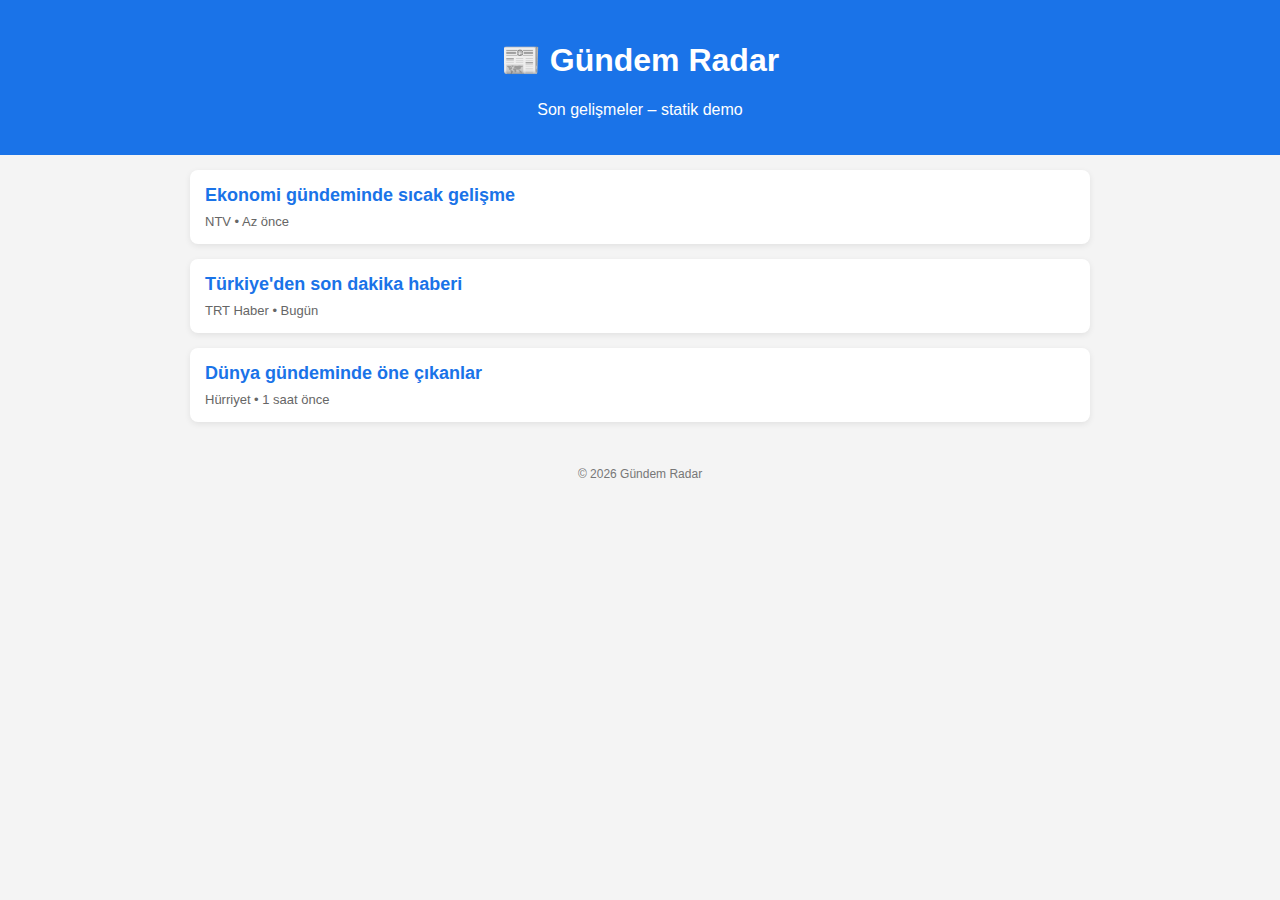
<file: haber.html>
<!DOCTYPE html>
<html lang="tr">
<head>
<meta charset="UTF-8">
<meta name="viewport" content="width=device-width, initial-scale=1.0">
<title>Gündem Radar</title>

<style>
body {
  margin: 0;
  font-family: Arial, Helvetica, sans-serif;
  background: #f4f4f4;
}
header {
  background: #1a73e8;
  color: #fff;
  padding: 20px;
  text-align: center;
}
.container {
  max-width: 900px;
  margin: auto;
  padding: 15px;
}
.card {
  background: #fff;
  padding: 15px;
  margin-bottom: 15px;
  border-radius: 8px;
  box-shadow: 0 2px 6px rgba(0,0,0,0.08);
}
.card h3 {
  margin: 0 0 8px;
  font-size: 18px;
}
.card p {
  margin: 0;
  font-size: 13px;
  color: #666;
}
a {
  text-decoration: none;
  color: #1a73e8;
}
footer {
  text-align: center;
  padding: 15px;
  font-size: 12px;
  color: #777;
}
</style>
</head>

<body>

<header>
  <h1>📰 Gündem Radar</h1>
  <p>Son gelişmeler – statik demo</p>
</header>

<div class="container" id="news">
  <div class="card">
    <h3>Site başarıyla çalışıyor ✅</h3>
    <p>Cloudflare Pages – Statik yayın</p>
  </div>
</div>

<footer>
  © 2026 Gündem Radar
</footer>

<script>
/*
  Bu kısım tamamen tarayıcı içi çalışır.
  API, RSS, function YOK.
*/

const demoNews = [
  {
    title: "Ekonomi gündeminde sıcak gelişme",
    link: "https://www.ntv.com.tr",
    source: "NTV",
    time: "Az önce"
  },
  {
    title: "Türkiye'den son dakika haberi",
    link: "https://www.trthaber.com",
    source: "TRT Haber",
    time: "Bugün"
  },
  {
    title: "Dünya gündeminde öne çıkanlar",
    link: "https://www.hurriyet.com.tr",
    source: "Hürriyet",
    time: "1 saat önce"
  }
];

const container = document.getElementById("news");
container.innerHTML = demoNews.map(n => `
  <div class="card">
    <h3><a href="${n.link}" target="_blank">${n.title}</a></h3>
    <p>${n.source} • ${n.time}</p>
  </div>
`).join("");
</script>

</body>
</html>
</file>
<file: haber/style.css>
/* ==============================================
   GÜNDEM RADAR - MODERN PROFESYONEL TASARIM
   Cloudflare Pages için optimize edilmiş
   ============================================== */

/* CSS Variables */
:root {
    /* Ana Renkler */
    --primary-gradient: linear-gradient(135deg, #667eea 0%, #764ba2 100%);
    --secondary-gradient: linear-gradient(135deg, #f093fb 0%, #f5576c 100%);
    --dark-gradient: linear-gradient(135deg, #4e54c8 0%, #8f94fb 100%);
    
    /* Nötr Renkler */
    --bg-primary: #ffffff;
    --bg-secondary: #f8f9fa;
    --bg-tertiary: #e9ecef;
    --text-primary: #212529;
    --text-secondary: #6c757d;
    --text-muted: #adb5bd;
    
    /* Vurgu Renkleri */
    --accent-blue: #667eea;
    --accent-purple: #764ba2;
    --accent-red: #dc3545;
    --accent-green: #28a745;
    --accent-orange: #fd7e14;
    
    /* Gölgeler */
    --shadow-sm: 0 2px 8px rgba(0, 0, 0, 0.08);
    --shadow-md: 0 4px 16px rgba(0, 0, 0, 0.1);
    --shadow-lg: 0 8px 32px rgba(0, 0, 0, 0.12);
    --shadow-xl: 0 16px 48px rgba(0, 0, 0, 0.15);
    
    /* Spacing */
    --spacing-xs: 0.5rem;
    --spacing-sm: 1rem;
    --spacing-md: 1.5rem;
    --spacing-lg: 2rem;
    --spacing-xl: 3rem;
    
    /* Border Radius */
    --radius-sm: 8px;
    --radius-md: 12px;
    --radius-lg: 16px;
    --radius-xl: 24px;
    
    /* Transitions */
    --transition-fast: 0.2s ease;
    --transition-normal: 0.3s ease;
    --transition-slow: 0.5s ease;
    
    /* Container */
    --container-max: 1400px;
}

/* Dark Mode Support */
@media (prefers-color-scheme: dark) {
    :root {
        --bg-primary: #1a1a2e;
        --bg-secondary: #16213e;
        --bg-tertiary: #0f3460;
        --text-primary: #eaeaea;
        --text-secondary: #b3b3b3;
        --text-muted: #666666;
    }
}

/* Reset & Base */
*, *::before, *::after {
    margin: 0;
    padding: 0;
    box-sizing: border-box;
}

html {
    font-size: 16px;
    scroll-behavior: smooth;
}

body {
    font-family: -apple-system, BlinkMacSystemFont, 'Segoe UI', Roboto, 'Helvetica Neue', Arial, sans-serif;
    line-height: 1.6;
    color: var(--text-primary);
    background: var(--bg-secondary);
    overflow-x: hidden;
}

/* Accessibility */
.skip-link {
    position: absolute;
    top: -40px;
    left: 0;
    background: var(--accent-blue);
    color: white;
    padding: 8px;
    text-decoration: none;
    z-index: 100;
}

.skip-link:focus {
    top: 0;
}

/* Container */
.container {
    max-width: var(--container-max);
    margin: 0 auto;
    padding: 0 var(--spacing-md);
}

/* Header */
header {
    background: var(--primary-gradient);
    color: white;
    padding: var(--spacing-lg) 0;
    box-shadow: var(--shadow-lg);
    position: sticky;
    top: 0;
    z-index: 1000;
    backdrop-filter: blur(10px);
}

.header-content {
    display: flex;
    justify-content: space-between;
    align-items: center;
    gap: var(--spacing-md);
}

.logo-section h1 {
    font-size: 2rem;
    font-weight: 800;
    margin-bottom: var(--spacing-xs);
    display: flex;
    align-items: center;
    gap: var(--spacing-sm);
}

.logo-icon {
    font-size: 2.5rem;
    animation: pulse 2s ease-in-out infinite;
}

@keyframes pulse {
    0%, 100% { transform: scale(1); }
    50% { transform: scale(1.1); }
}

.logo-text {
    background: linear-gradient(to right, #fff, #f0f0f0);
    -webkit-background-clip: text;
    -webkit-text-fill-color: transparent;
    background-clip: text;
}

.tagline {
    font-size: 1rem;
    opacity: 0.95;
    font-weight: 400;
}

.header-meta {
    display: flex;
    align-items: center;
    gap: var(--spacing-md);
}

.live-indicator {
    display: flex;
    align-items: center;
    gap: var(--spacing-xs);
    background: rgba(255, 255, 255, 0.2);
    padding: var(--spacing-xs) var(--spacing-sm);
    border-radius: var(--radius-sm);
    font-size: 0.85rem;
    font-weight: 600;
    letter-spacing: 0.5px;
}

.pulse {
    width: 8px;
    height: 8px;
    background: #ff4444;
    border-radius: 50%;
    animation: blink 1.5s ease-in-out infinite;
}

@keyframes blink {
    0%, 100% { opacity: 1; }
    50% { opacity: 0.3; }
}

.update-time {
    font-size: 0.85rem;
    opacity: 0.9;
}

/* Breaking News Ticker */
.breaking-news {
    background: linear-gradient(90deg, #ff4444 0%, #ff6b6b 100%);
    color: white;
    padding: var(--spacing-sm) 0;
    margin-bottom: var(--spacing-lg);
    overflow: hidden;
    position: relative;
}

.breaking-label {
    background: rgba(0, 0, 0, 0.3);
    padding: 4px 12px;
    border-radius: var(--radius-sm);
    font-weight: 700;
    font-size: 0.85rem;
    margin-right: var(--spacing-md);
    display: inline-block;
}

.breaking-content {
    display: inline-block;
    white-space: nowrap;
    animation: scroll 20s linear infinite;
}

@keyframes scroll {
    0% { transform: translateX(100%); }
    100% { transform: translateX(-100%); }
}

/* Main Content */
main {
    padding: var(--spacing-xl) var(--spacing-md);
}

/* Ad Spaces */
.ad-space {
    background: var(--bg-primary);
    border: 2px dashed var(--bg-tertiary);
    border-radius: var(--radius-md);
    padding: var(--spacing-lg);
    margin: var(--spacing-xl) 0;
    min-height: 120px;
    display: flex;
    align-items: center;
    justify-content: center;
    transition: var(--transition-normal);
}

.ad-space:hover {
    border-color: var(--accent-blue);
    box-shadow: var(--shadow-sm);
}

.ad-placeholder {
    text-align: center;
    color: var(--text-muted);
}

.ad-label {
    font-size: 0.75rem;
    text-transform: uppercase;
    letter-spacing: 1px;
    opacity: 0.6;
}

/* News Sections */
.news-section {
    margin: var(--spacing-xl) 0;
}

.section-header {
    display: flex;
    justify-content: space-between;
    align-items: center;
    margin-bottom: var(--spacing-lg);
    padding-bottom: var(--spacing-sm);
    border-bottom: 3px solid transparent;
    border-image: var(--primary-gradient) 1;
}

.section-header h2 {
    font-size: 1.75rem;
    font-weight: 700;
    color: var(--text-primary);
    display: flex;
    align-items: center;
    gap: var(--spacing-sm);
}

.section-icon {
    font-size: 2rem;
}

.refresh-btn {
    background: var(--bg-primary);
    border: 2px solid var(--bg-tertiary);
    border-radius: 50%;
    width: 40px;
    height: 40px;
    display: flex;
    align-items: center;
    justify-content: center;
    cursor: pointer;
    transition: var(--transition-fast);
    color: var(--text-secondary);
}

.refresh-btn:hover {
    background: var(--primary-gradient);
    border-color: transparent;
    color: white;
    transform: rotate(180deg);
}

.refresh-btn:active {
    transform: rotate(180deg) scale(0.95);
}

/* News Grid */
.news-grid {
    display: grid;
    grid-template-columns: repeat(auto-fill, minmax(320px, 1fr));
    gap: var(--spacing-lg);
}

/* News Card */
.news-card {
    background: var(--bg-primary);
    border-radius: var(--radius-lg);
    overflow: hidden;
    box-shadow: var(--shadow-md);
    transition: var(--transition-normal);
    cursor: pointer;
    position: relative;
    height: 100%;
    display: flex;
    flex-direction: column;
}

.news-card::before {
    content: '';
    position: absolute;
    top: 0;
    left: 0;
    right: 0;
    height: 4px;
    background: var(--primary-gradient);
    transform: scaleX(0);
    transition: var(--transition-normal);
}

.news-card:hover::before {
    transform: scaleX(1);
}

.news-card:hover {
    transform: translateY(-8px);
    box-shadow: var(--shadow-xl);
}

.news-card img {
    width: 100%;
    height: 220px;
    object-fit: cover;
    transition: var(--transition-slow);
}

.news-card:hover img {
    transform: scale(1.05);
}

.news-card-content {
    padding: var(--spacing-md);
    flex: 1;
    display: flex;
    flex-direction: column;
}

.news-card h3 {
    font-size: 1.15rem;
    font-weight: 600;
    line-height: 1.4;
    color: var(--text-primary);
    margin-bottom: var(--spacing-sm);
    display: -webkit-box;
    -webkit-line-clamp: 3;
    -webkit-box-orient: vertical;
    overflow: hidden;
}

.news-card p {
    font-size: 0.95rem;
    color: var(--text-secondary);
    line-height: 1.5;
    margin-bottom: var(--spacing-md);
    display: -webkit-box;
    -webkit-line-clamp: 3;
    -webkit-box-orient: vertical;
    overflow: hidden;
    flex: 1;
}

.news-meta {
    display: flex;
    justify-content: space-between;
    align-items: center;
    padding-top: var(--spacing-sm);
    border-top: 1px solid var(--bg-tertiary);
    font-size: 0.85rem;
}

.news-source {
    font-weight: 600;
    color: var(--accent-blue);
    background: linear-gradient(135deg, var(--accent-blue), var(--accent-purple));
    -webkit-background-clip: text;
    -webkit-text-fill-color: transparent;
    background-clip: text;
}

.news-time {
    color: var(--text-muted);
    font-style: italic;
}

/* Loading Skeleton */
.loading-skeleton {
    display: grid;
    grid-template-columns: repeat(auto-fill, minmax(320px, 1fr));
    gap: var(--spacing-lg);
}

.skeleton-card {
    background: var(--bg-primary);
    border-radius: var(--radius-lg);
    overflow: hidden;
    height: 400px;
    position: relative;
}

.skeleton-card::before {
    content: '';
    position: absolute;
    top: 0;
    left: -100%;
    width: 100%;
    height: 100%;
    background: linear-gradient(90deg, transparent, rgba(255,255,255,0.5), transparent);
    animation: shimmer 2s infinite;
}

@keyframes shimmer {
    100% { left: 100%; }
}

/* Footer */
footer {
    background: linear-gradient(135deg, #2c3e50 0%, #34495e 100%);
    color: white;
    padding: var(--spacing-xl) 0 var(--spacing-lg);
    margin-top: var(--spacing-xl);
}

.footer-content {
    display: grid;
    grid-template-columns: repeat(auto-fit, minmax(250px, 1fr));
    gap: var(--spacing-xl);
    margin-bottom: var(--spacing-xl);
}

.footer-section h3,
.footer-section h4 {
    margin-bottom: var(--spacing-md);
    font-weight: 600;
}

.footer-section p {
    color: rgba(255, 255, 255, 0.8);
    line-height: 1.6;
}

.footer-section ul {
    list-style: none;
}

.footer-section ul li {
    margin-bottom: var(--spacing-xs);
}

.footer-section ul li a {
    color: rgba(255, 255, 255, 0.8);
    text-decoration: none;
    transition: var(--transition-fast);
}

.footer-section ul li a:hover {
    color: white;
    padding-left: var(--spacing-xs);
}

.social-links {
    display: flex;
    gap: var(--spacing-sm);
    margin-top: var(--spacing-md);
}

.social-links a {
    width: 40px;
    height: 40px;
    border-radius: 50%;
    background: rgba(255, 255, 255, 0.1);
    display: flex;
    align-items: center;
    justify-content: center;
    color: white;
    transition: var(--transition-fast);
}

.social-links a:hover {
    background: rgba(255, 255, 255, 0.2);
    transform: translateY(-3px);
}

.footer-bottom {
    text-align: center;
    padding-top: var(--spacing-lg);
    border-top: 1px solid rgba(255, 255, 255, 0.1);
}

.footer-bottom p {
    color: rgba(255, 255, 255, 0.7);
    font-size: 0.9rem;
    margin: var(--spacing-xs) 0;
}

/* Back to Top Button */
.back-to-top {
    position: fixed;
    bottom: 30px;
    right: 30px;
    width: 50px;
    height: 50px;
    border-radius: 50%;
    background: var(--primary-gradient);
    color: white;
    border: none;
    cursor: pointer;
    box-shadow: var(--shadow-lg);
    display: flex;
    align-items: center;
    justify-content: center;
    opacity: 0;
    transform: translateY(100px);
    transition: var(--transition-normal);
    z-index: 999;
}

.back-to-top.visible {
    opacity: 1;
    transform: translateY(0);
}

.back-to-top:hover {
    transform: translateY(-5px);
    box-shadow: var(--shadow-xl);
}

/* Error State */
.error {
    text-align: center;
    padding: var(--spacing-xl);
    background: linear-gradient(135deg, #fee, #fdd);
    color: var(--accent-red);
    border-radius: var(--radius-md);
    font-weight: 500;
}

/* Responsive Design */
@media (max-width: 1200px) {
    :root {
        --container-max: 1140px;
    }
}

@media (max-width: 992px) {
    .news-grid {
        grid-template-columns: repeat(auto-fill, minmax(280px, 1fr));
    }
    
    .header-content {
        flex-direction: column;
        text-align: center;
    }
}

@media (max-width: 768px) {
    header {
        padding: var(--spacing-md) 0;
    }
    
    .logo-section h1 {
        font-size: 1.5rem;
    }
    
    .tagline {
        font-size: 0.9rem;
    }
    
    .section-header h2 {
        font-size: 1.4rem;
    }
    
    .news-grid,
    .loading-skeleton {
        grid-template-columns: 1fr;
        gap: var(--spacing-md);
    }
    
    .footer-content {
        grid-template-columns: 1fr;
        gap: var(--spacing-lg);
    }
    
    .breaking-news {
        font-size: 0.9rem;
    }
    
    .back-to-top {
        bottom: 20px;
        right: 20px;
        width: 45px;
        height: 45px;
    }
}

@media (max-width: 480px) {
    :root {
        font-size: 14px;
    }
    
    main {
        padding: var(--spacing-md);
    }
    
    .news-card img {
        height: 180px;
    }
}

/* Performance Optimizations */
@media (prefers-reduced-motion: reduce) {
    *,
    *::before,
    *::after {
        animation-duration: 0.01ms !important;
        animation-iteration-count: 1 !important;
        transition-duration: 0.01ms !important;
    }
}

/* Print Styles */
@media print {
    header,
    footer,
    .ad-space,
    .back-to-top,
    .refresh-btn,
    .breaking-news {
        display: none;
    }
    
    .news-card {
        break-inside: avoid;
        box-shadow: none;
        border: 1px solid #ddd;
    }
}
</file>
